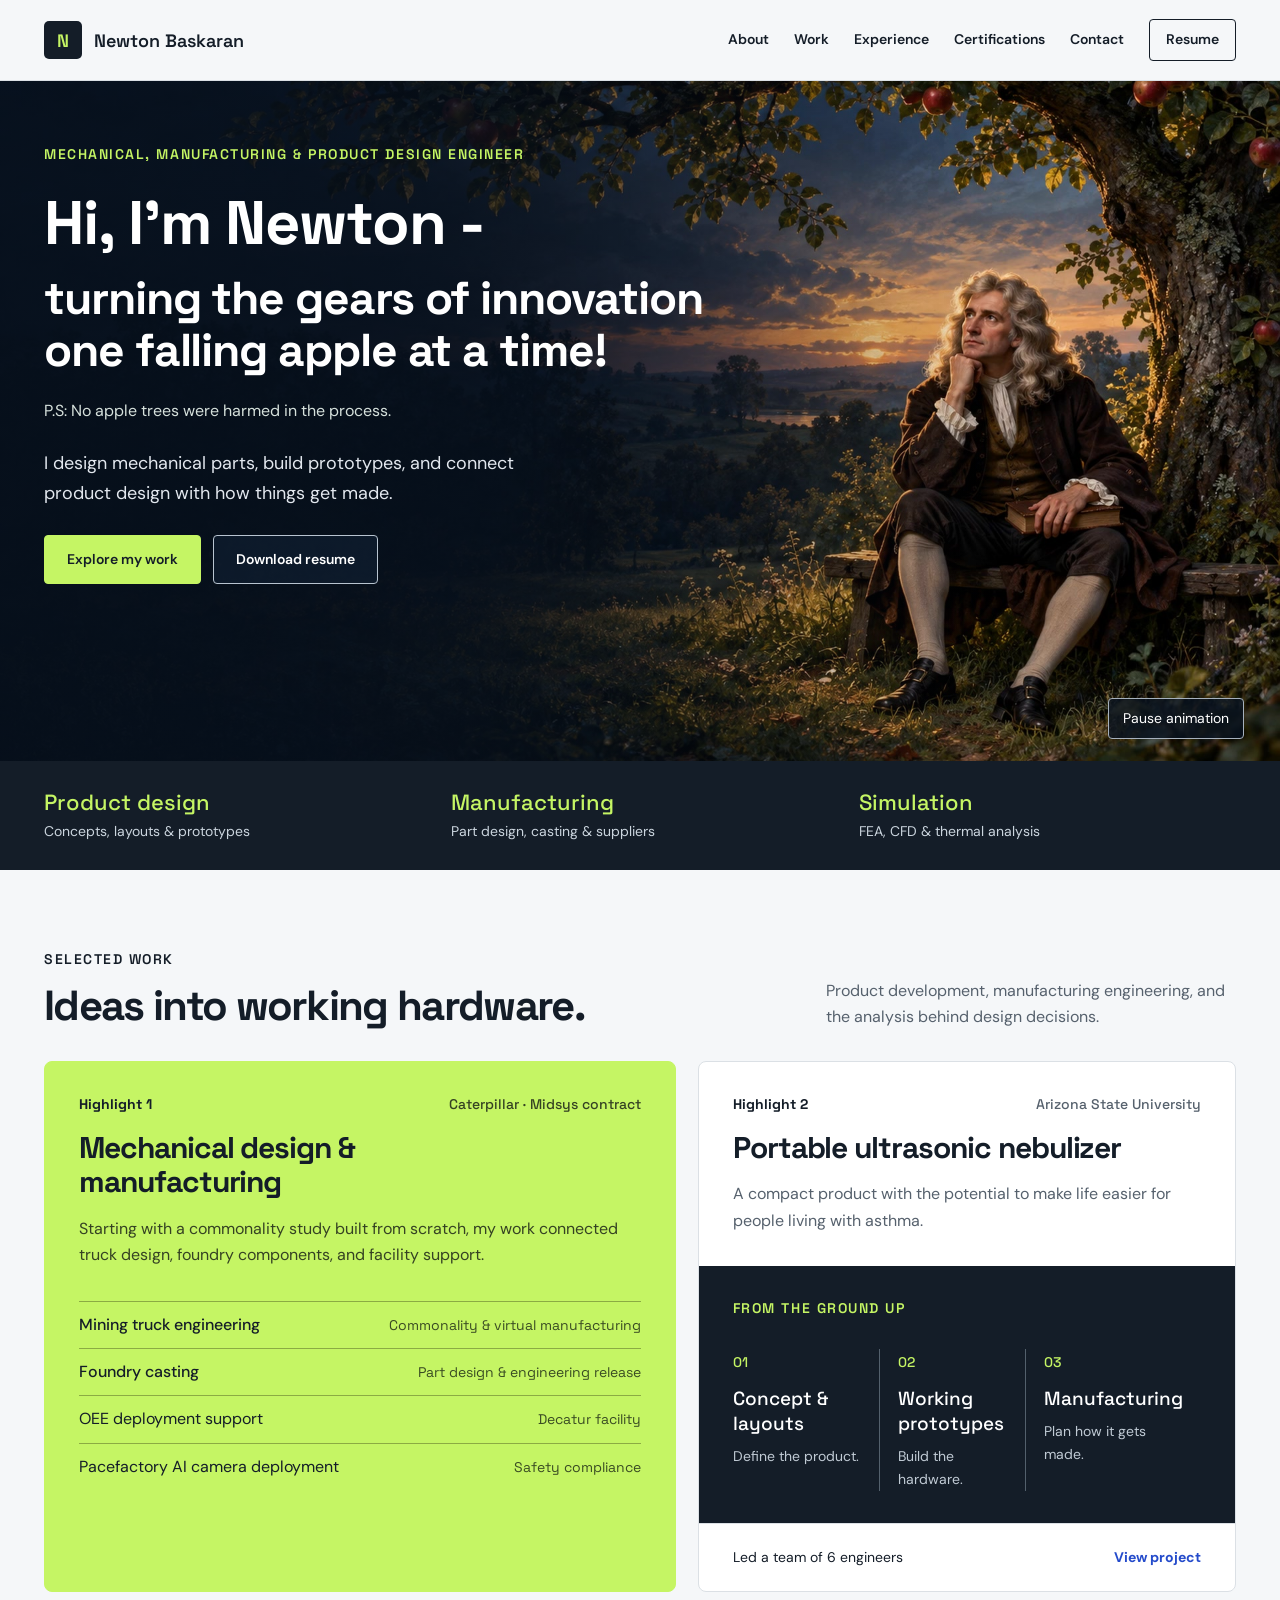
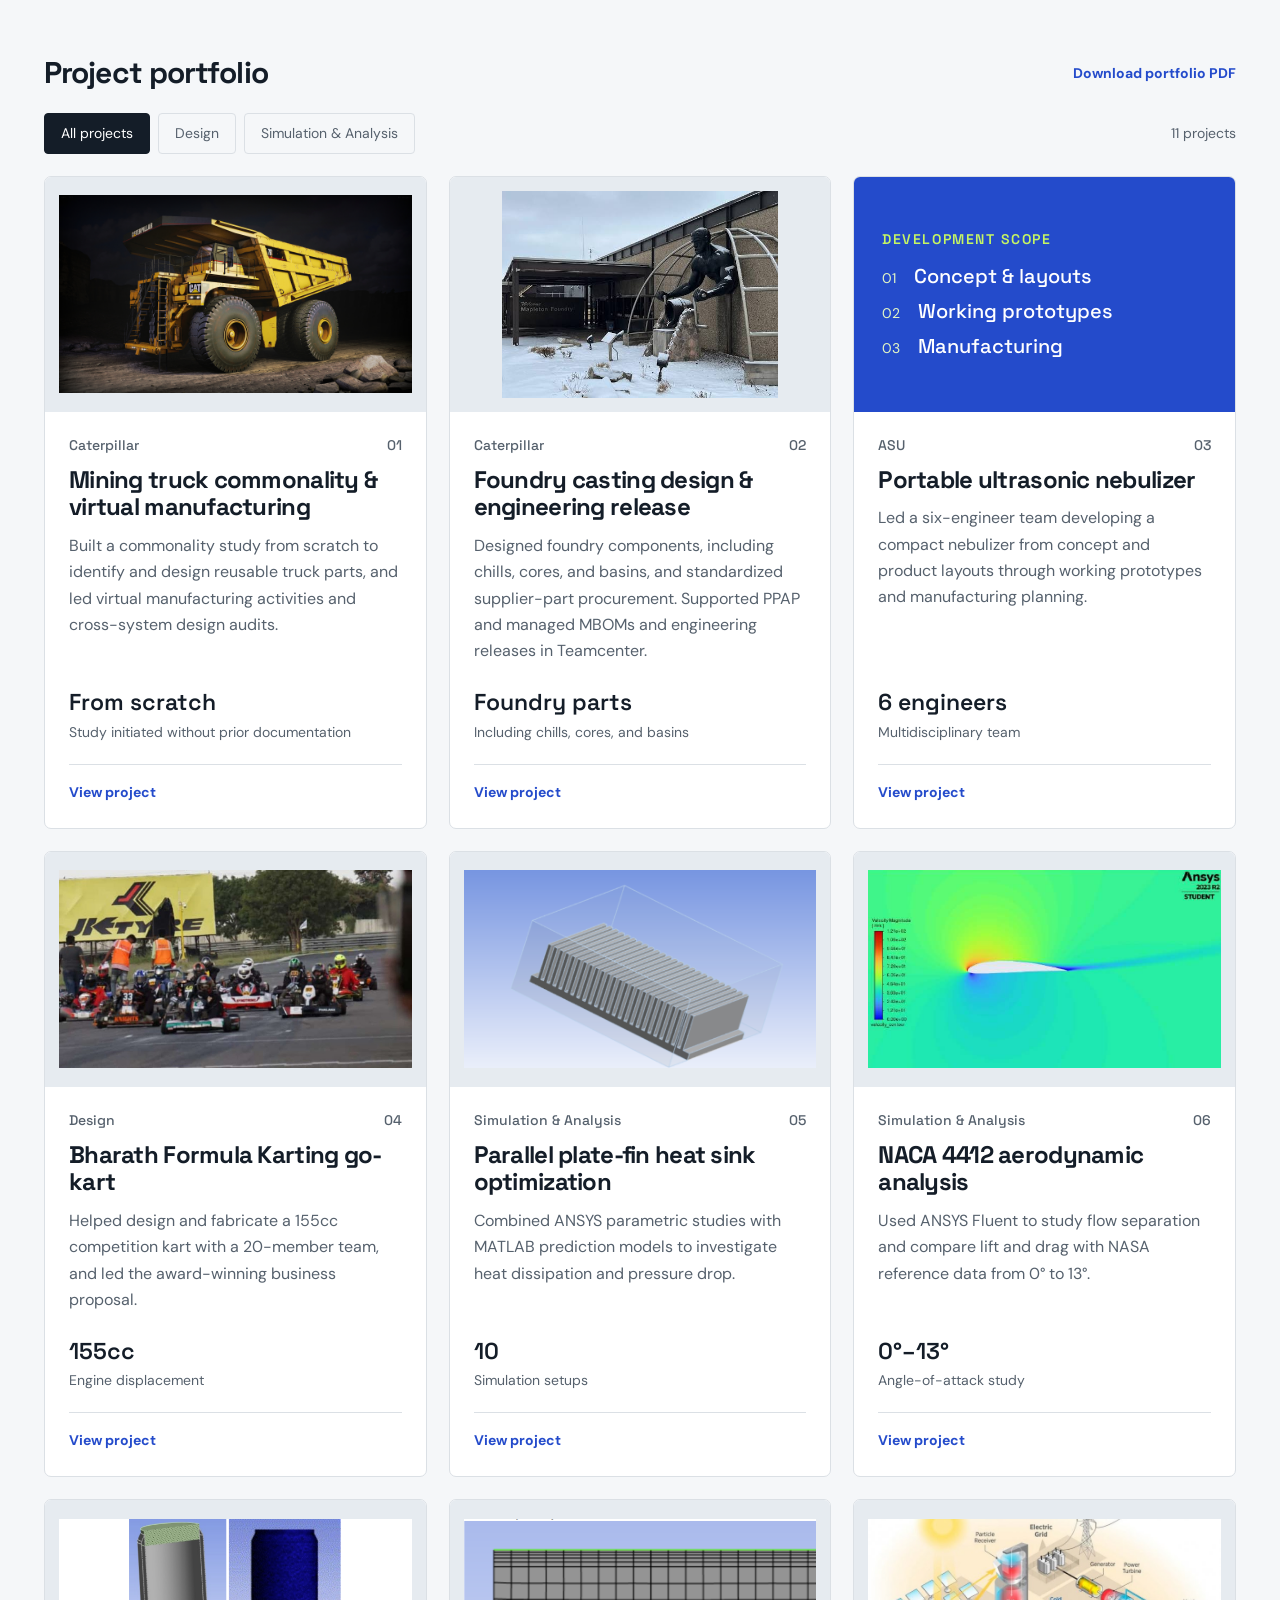
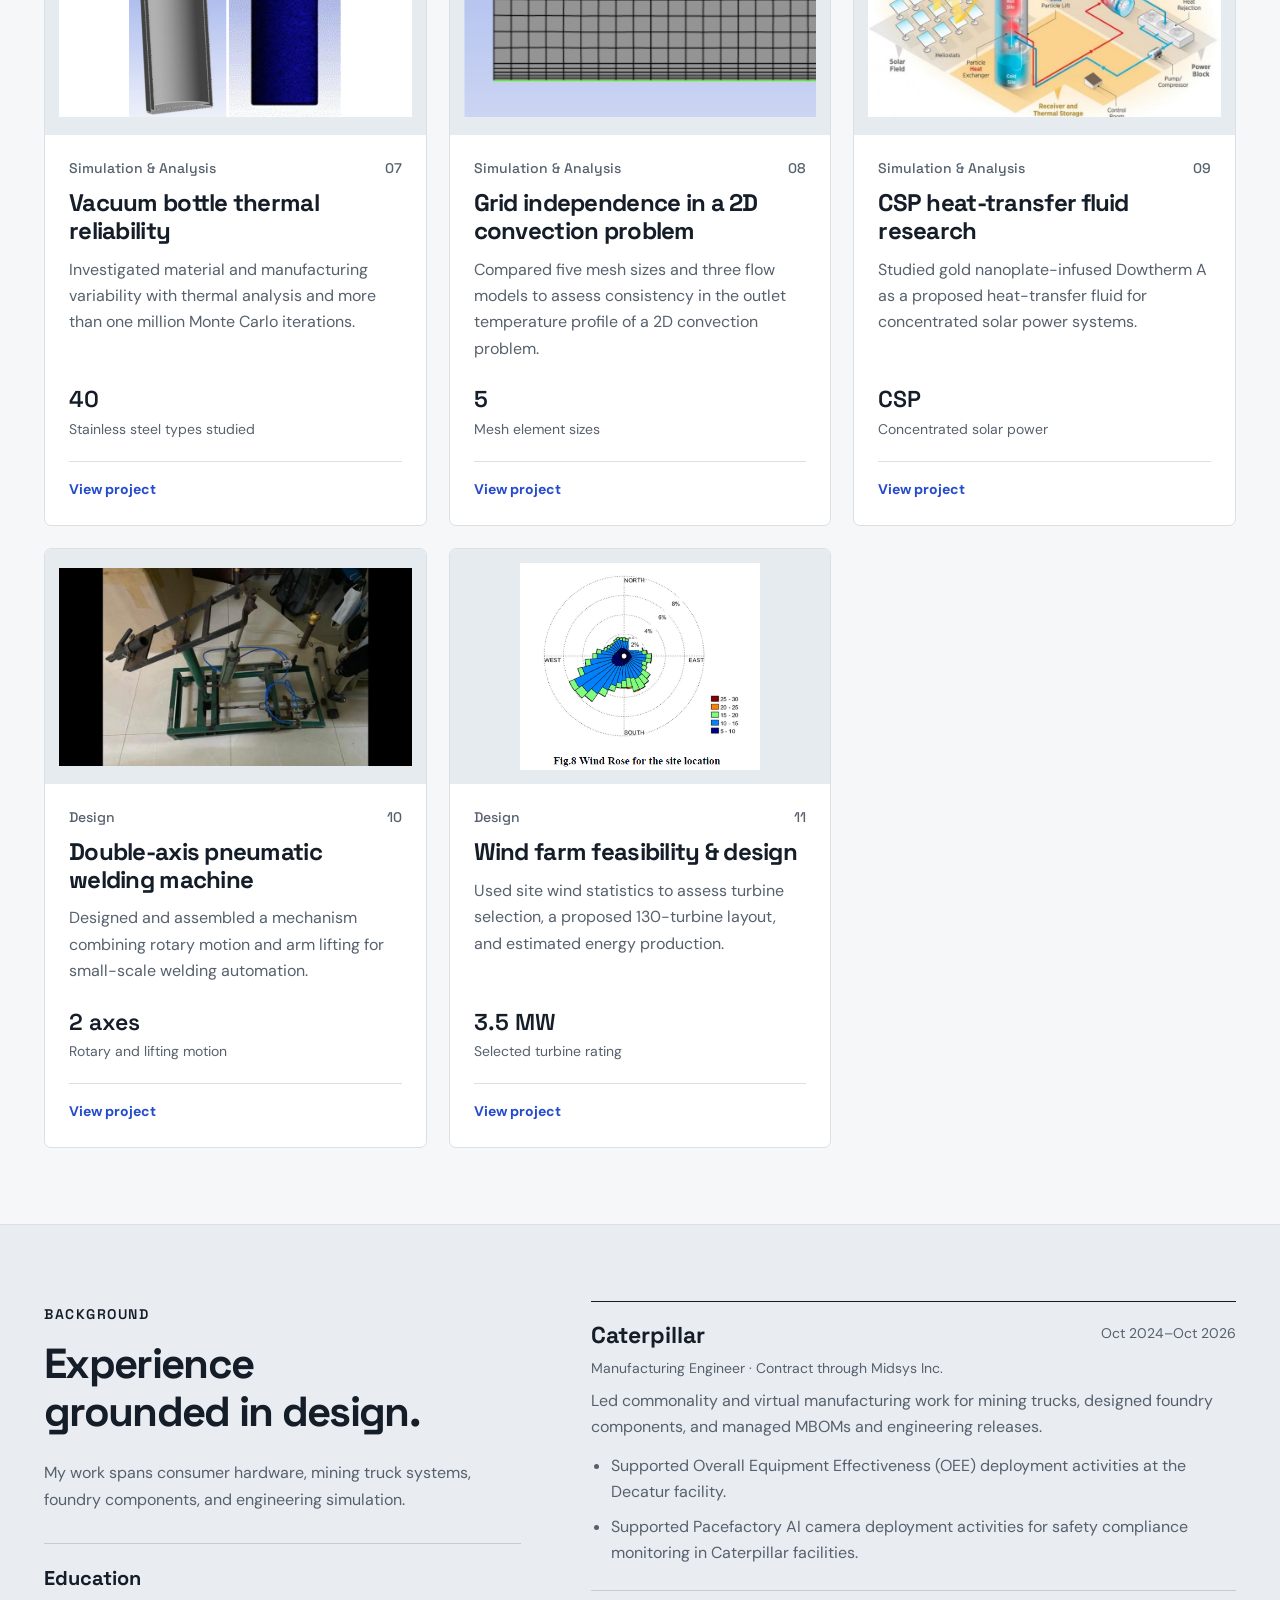
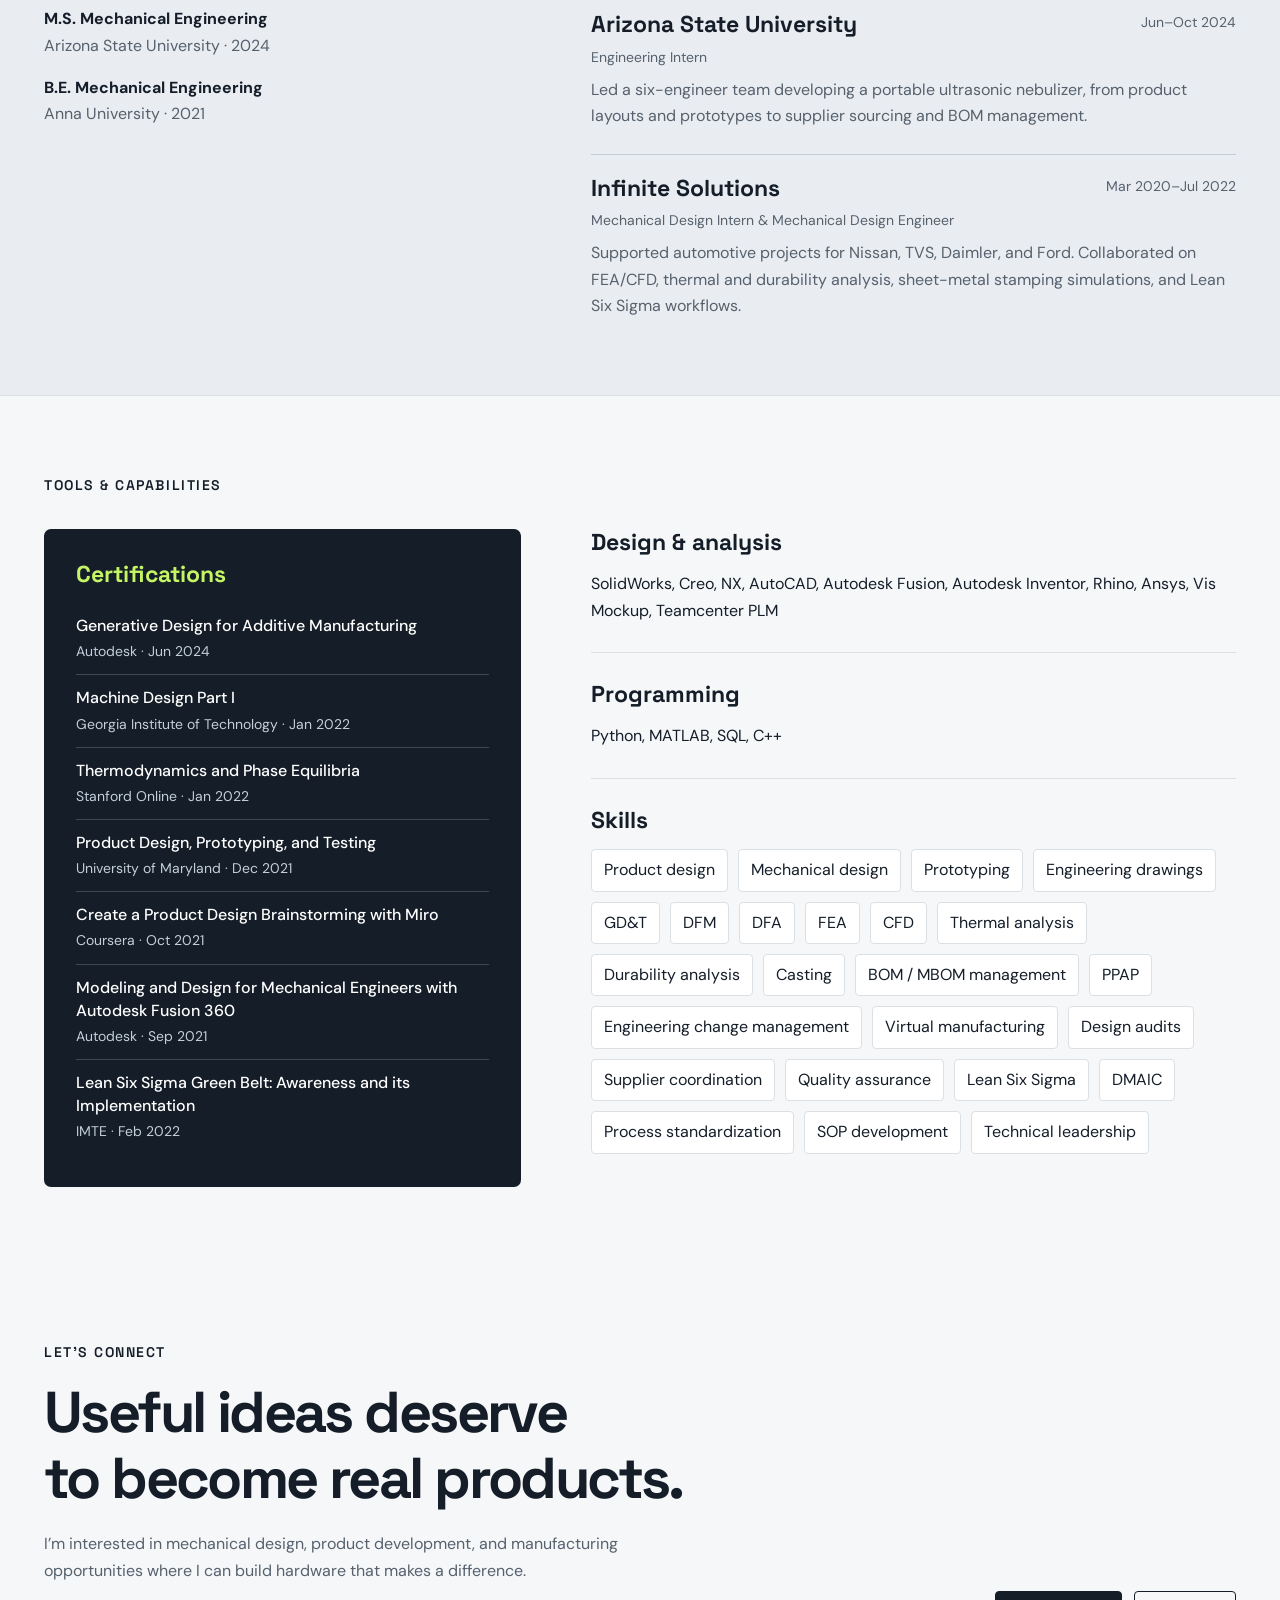
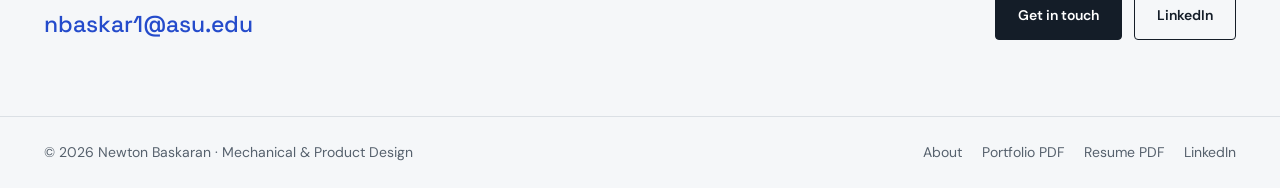
<file: index.html>
<!doctype html>
<html lang="en"><head><meta charset="utf-8"><meta name="viewport" content="width=device-width, initial-scale=1">
<title>Newton Baskaran | Mechanical &amp; Product Design</title><meta name="description" content="Newton Baskaran’s portfolio: product design, Caterpillar engineering, manufacturing, and simulation. Explore individual engineering case studies.">
<meta property="og:type" content="website">
<meta property="og:url" content="https://newton07-git.github.io/torque-about-newton/">
<meta property="og:site_name" content="Newton Baskaran">
<meta property="og:title" content="Newton Baskaran | Mechanical &amp; Product Design">
<meta property="og:description" content="Newton Baskaran’s portfolio: product design, Caterpillar engineering, manufacturing, and simulation. Explore individual engineering case studies.">
<meta property="og:image" content="https://newton07-git.github.io/torque-about-newton/assets/newton-hero.jpg">
<meta property="og:image:secure_url" content="https://newton07-git.github.io/torque-about-newton/assets/newton-hero.jpg">
<meta property="og:image:type" content="image/jpeg">
<meta property="og:image:width" content="1920">
<meta property="og:image:height" content="1080">
<meta property="og:image:alt" content="Isaac Newton sitting beneath an apple tree at sunset.">
<meta name="twitter:card" content="summary_large_image">
<meta name="twitter:title" content="Newton Baskaran | Mechanical &amp; Product Design">
<meta name="twitter:description" content="Newton Baskaran’s portfolio: product design, Caterpillar engineering, manufacturing, and simulation. Explore individual engineering case studies.">
<meta name="twitter:image" content="https://newton07-git.github.io/torque-about-newton/assets/newton-hero.jpg">
<meta name="twitter:image:alt" content="Isaac Newton sitting beneath an apple tree at sunset.">
<link rel="icon" type="image/svg+xml" href="data:image/svg+xml,%3Csvg xmlns='http://www.w3.org/2000/svg' viewBox='0 0 40 40'%3E%3Crect width='40' height='40' rx='8' fill='%23141d28'/%3E%3Cpath d='M11 29V11l18 18V11' fill='none' stroke='%23c5f564' stroke-width='4'/%3E%3C/svg%3E">
<link rel="stylesheet" href="assets/portfolio.css"><script src="assets/portfolio.js" defer></script></head><body>
<a class="skip" href="#main">Skip to content</a><header class="nav"><div class="wrap nav-inner">
<a class="brand" href="./"><span class="mark" aria-hidden="true">N</span><span>Newton<span class="surname"> Baskaran</span></span></a>
<nav class="nav-links" aria-label="Main navigation">
<a class="nav-about-page" href="about/">About</a><a href="#work">Work</a><a class="nav-about" href="#experience">Experience</a>
<a class="nav-certs" href="#certifications">Certifications</a><a href="#contact">Contact</a>
<a class="nav-resume" href="assets/Newton-Baskaran-Resume.pdf" target="_blank" rel="noopener">Resume</a>
</nav></div></header>
<main id="main">
<section class="hero" aria-labelledby="hero-title">
<video id="hero-video" class="hero-video" muted loop playsinline preload="metadata" poster="assets/newton-hero.jpg" aria-hidden="true" tabindex="-1"><source src="assets/newton-hero.mp4" type="video/mp4"></video>
<div class="hero-shade"></div><div class="wrap hero-inner">
<span class="eyebrow">Mechanical, Manufacturing & Product Design Engineer</span>
<h1 id="hero-title"><span class="hero-greeting">Hi, I'm Newton - </span><span class="hero-message">turning the gears of innovation one falling apple at a time!</span></h1>
<p class="hero-ps">P.S: No apple trees were harmed in the process.</p>
<p class="hero-intro">I design mechanical parts, build prototypes, and connect product design with how things get made.</p>
<div class="buttons"><a class="btn" href="#work">Explore my work</a><a class="btn secondary" href="assets/Newton-Baskaran-Resume.pdf" download>Download resume</a></div>
</div><button class="motion-control" id="motion-control" type="button" aria-controls="hero-video" hidden>Pause animation</button></section>
<div class="band"><div class="wrap band-inner"><div><strong>Product design</strong><span>Concepts, layouts & prototypes</span></div><div><strong>Manufacturing</strong><span>Part design, casting & suppliers</span></div><div><strong>Simulation</strong><span>FEA, CFD & thermal analysis</span></div></div></div>
<section id="work" class="section wrap"><div class="section-top"><div><span class="eyebrow">Selected work</span><h2>Ideas into working hardware.</h2></div><p>Product development, manufacturing engineering, and the analysis behind design decisions.</p></div>
<div class="featured"><article class="feature accent"><div class="feature-head"><div class="feature-meta"><span>Highlight 1</span><span>Caterpillar · Midsys contract</span></div><h3>Mechanical design & manufacturing</h3><p>Starting with a commonality study built from scratch, my work connected truck design, foundry components, and facility support.</p></div><div class="module-list"><a class="module" href="projects/commonality/"><strong>Mining truck engineering</strong><span>Commonality &amp; virtual manufacturing</span></a><a class="module" href="projects/foundry/"><strong>Foundry casting</strong><span>Part design &amp; engineering release</span></a><div class="module support-module"><strong>OEE deployment support</strong><span>Decatur facility</span></div><div class="module support-module"><strong>Pacefactory AI camera deployment</strong><span>Safety compliance</span></div></div></article>
<article class="feature"><div class="feature-head"><div class="feature-meta"><span>Highlight 2</span><span>Arizona State University</span></div><h3>Portable ultrasonic nebulizer</h3><p>A compact product with the potential to make life easier for people living with asthma.</p></div>
<div class="product-map"><span class="eyebrow">From the ground up</span><div class="process"><div><span>01</span><strong>Concept & layouts</strong><p>Define the product.</p></div><div><span>02</span><strong>Working prototypes</strong><p>Build the hardware.</p></div><div><span>03</span><strong>Manufacturing</strong><p>Plan how it gets made.</p></div></div></div>
<div class="feature-foot"><span>Led a team of 6 engineers</span><a class="text-link" href="projects/nebulizer/">View project</a></div></article></div>
<div class="projects-heading"><h2>Project portfolio</h2><a class="text-link" href="assets/Newton-Baskaran-Design-Portfolio.pdf" download>Download portfolio PDF</a></div>
<div class="filter-bar" role="group" aria-label="Filter projects"><button class="filter" type="button" data-filter="all" aria-pressed="true">All projects</button><button class="filter" type="button" data-filter="design" aria-pressed="false">Design</button><button class="filter" type="button" data-filter="simulation" aria-pressed="false">Simulation & Analysis</button><span id="project-count" class="project-count" role="status" aria-live="polite">11 projects</span></div>
<div class="cards"><article class="card" data-category="design">
<a class="card-link" href="projects/commonality/" aria-labelledby="title-commonality">
<div class="card-visual"><img src="assets/mining-truck.png" alt="One of the mining trucks I worked on." loading="lazy" decoding="async"></div>
<div class="card-body"><div class="card-meta"><span>Caterpillar</span><span>01</span></div>
<h3 id="title-commonality">Mining truck commonality &amp; virtual manufacturing</h3><p>Built a commonality study from scratch to identify and design reusable truck parts, and led virtual manufacturing activities and cross-system design audits.</p>
<div class="card-stat"><strong>From scratch</strong><span>Study initiated without prior documentation</span></div>
<span class="text-link">View project</span></div></a></article><article class="card" data-category="design">
<a class="card-link" href="projects/foundry/" aria-labelledby="title-foundry">
<div class="card-visual"><img src="assets/mapleton-foundry.png" alt="Mapleton Foundry" loading="lazy" decoding="async"></div>
<div class="card-body"><div class="card-meta"><span>Caterpillar</span><span>02</span></div>
<h3 id="title-foundry">Foundry casting design &amp; engineering release</h3><p>Designed foundry components, including chills, cores, and basins, and standardized supplier-part procurement. Supported PPAP and managed MBOMs and engineering releases in Teamcenter.</p>
<div class="card-stat"><strong>Foundry parts</strong><span>Including chills, cores, and basins</span></div>
<span class="text-link">View project</span></div></a></article><article class="card" data-category="design">
<a class="card-link" href="projects/nebulizer/" aria-labelledby="title-nebulizer">
<div class="card-visual typographic"><div class="workflow"><span class="eyebrow">Development scope</span><ol><li><span>01</span><strong>Concept &amp; layouts</strong></li><li><span>02</span><strong>Working prototypes</strong></li><li><span>03</span><strong>Manufacturing</strong></li></ol></div></div>
<div class="card-body"><div class="card-meta"><span>ASU</span><span>03</span></div>
<h3 id="title-nebulizer">Portable ultrasonic nebulizer</h3><p>Led a six-engineer team developing a compact nebulizer from concept and product layouts through working prototypes and manufacturing planning.</p>
<div class="card-stat"><strong>6 engineers</strong><span>Multidisciplinary team</span></div>
<span class="text-link">View project</span></div></a></article><article class="card" data-category="design">
<a class="card-link" href="projects/kart/" aria-labelledby="title-kart">
<div class="card-visual"><img src="assets/project-4.jpg" alt="Competition photograph." loading="lazy" decoding="async"></div>
<div class="card-body"><div class="card-meta"><span>Design</span><span>04</span></div>
<h3 id="title-kart">Bharath Formula Karting go-kart</h3><p>Helped design and fabricate a 155cc competition kart with a 20-member team, and led the award-winning business proposal.</p>
<div class="card-stat"><strong>155cc</strong><span>Engine displacement</span></div>
<span class="text-link">View project</span></div></a></article><article class="card" data-category="simulation">
<a class="card-link" href="projects/heatsink/" aria-labelledby="title-heatsink">
<div class="card-visual"><img src="assets/project-1.jpg" alt="Heat sink simulation geometry." loading="lazy" decoding="async"></div>
<div class="card-body"><div class="card-meta"><span>Simulation &amp; Analysis</span><span>05</span></div>
<h3 id="title-heatsink">Parallel plate-fin heat sink optimization</h3><p>Combined ANSYS parametric studies with MATLAB prediction models to investigate heat dissipation and pressure drop.</p>
<div class="card-stat"><strong>10</strong><span>Simulation setups</span></div>
<span class="text-link">View project</span></div></a></article><article class="card" data-category="simulation">
<a class="card-link" href="projects/airfoil/" aria-labelledby="title-airfoil">
<div class="card-visual"><img src="assets/project-0.jpg" alt="Velocity contour from the airfoil simulation." loading="lazy" decoding="async"></div>
<div class="card-body"><div class="card-meta"><span>Simulation &amp; Analysis</span><span>06</span></div>
<h3 id="title-airfoil">NACA 4412 aerodynamic analysis</h3><p>Used ANSYS Fluent to study flow separation and compare lift and drag with NASA reference data from 0° to 13°.</p>
<div class="card-stat"><strong>0°–13°</strong><span>Angle-of-attack study</span></div>
<span class="text-link">View project</span></div></a></article><article class="card" data-category="simulation">
<a class="card-link" href="projects/bottle/" aria-labelledby="title-bottle">
<div class="card-visual"><img src="assets/project-5.jpg" alt="Bottle geometry and analysis image." loading="lazy" decoding="async"></div>
<div class="card-body"><div class="card-meta"><span>Simulation &amp; Analysis</span><span>07</span></div>
<h3 id="title-bottle">Vacuum bottle thermal reliability</h3><p>Investigated material and manufacturing variability with thermal analysis and more than one million Monte Carlo iterations.</p>
<div class="card-stat"><strong>40</strong><span>Stainless steel types studied</span></div>
<span class="text-link">View project</span></div></a></article><article class="card" data-category="simulation">
<a class="card-link" href="projects/mesh/" aria-labelledby="title-mesh">
<div class="card-visual"><img src="assets/project-6.jpg" alt="Computational mesh for the convection study." loading="lazy" decoding="async"></div>
<div class="card-body"><div class="card-meta"><span>Simulation &amp; Analysis</span><span>08</span></div>
<h3 id="title-mesh">Grid independence in a 2D convection problem</h3><p>Compared five mesh sizes and three flow models to assess consistency in the outlet temperature profile of a 2D convection problem.</p>
<div class="card-stat"><strong>5</strong><span>Mesh element sizes</span></div>
<span class="text-link">View project</span></div></a></article><article class="card" data-category="simulation">
<a class="card-link" href="projects/solar/" aria-labelledby="title-solar">
<div class="card-visual"><img src="assets/project-3.jpg" alt="CSP system reference." loading="lazy" decoding="async"></div>
<div class="card-body"><div class="card-meta"><span>Simulation &amp; Analysis</span><span>09</span></div>
<h3 id="title-solar">CSP heat-transfer fluid research</h3><p>Studied gold nanoplate-infused Dowtherm A as a proposed heat-transfer fluid for concentrated solar power systems.</p>
<div class="card-stat"><strong>CSP</strong><span>Concentrated solar power</span></div>
<span class="text-link">View project</span></div></a></article><article class="card" data-category="design">
<a class="card-link" href="projects/welding/" aria-labelledby="title-welding">
<div class="card-visual"><img src="assets/project-7.jpg" alt="Assembled prototype" loading="lazy" decoding="async"></div>
<div class="card-body"><div class="card-meta"><span>Design</span><span>10</span></div>
<h3 id="title-welding">Double-axis pneumatic welding machine</h3><p>Designed and assembled a mechanism combining rotary motion and arm lifting for small-scale welding automation.</p>
<div class="card-stat"><strong>2 axes</strong><span>Rotary and lifting motion</span></div>
<span class="text-link">View project</span></div></a></article><article class="card" data-category="design">
<a class="card-link" href="projects/wind/" aria-labelledby="title-wind">
<div class="card-visual"><img src="assets/project-2.jpg" alt="Wind rose used to assess the site’s wind resource." loading="lazy" decoding="async"></div>
<div class="card-body"><div class="card-meta"><span>Design</span><span>11</span></div>
<h3 id="title-wind">Wind farm feasibility &amp; design</h3><p>Used site wind statistics to assess turbine selection, a proposed 130-turbine layout, and estimated energy production.</p>
<div class="card-stat"><strong>3.5 MW</strong><span>Selected turbine rating</span></div>
<span class="text-link">View project</span></div></a></article></div></section>

<section id="experience" class="section context-section"><div class="wrap context-grid"><div><span class="eyebrow">Background</span><h2>Experience grounded in design.</h2><p>My work spans consumer hardware, mining truck systems, foundry components, and engineering simulation.</p>
<div class="education"><h3>Education</h3><p><strong>M.S. Mechanical Engineering</strong>Arizona State University · 2024</p><p><strong>B.E. Mechanical Engineering</strong>Anna University · 2021</p></div></div>
<div class="timeline"><article class="position"><div class="position-top"><h3>Caterpillar</h3><span>Oct 2024–Oct 2026</span></div><small>Manufacturing Engineer · Contract through Midsys Inc.</small><p>Led commonality and virtual manufacturing work for mining trucks, designed foundry components, and managed MBOMs and engineering releases.</p><ul class="experience-support"><li>Supported Overall Equipment Effectiveness (OEE) deployment activities at the Decatur facility.</li><li>Supported Pacefactory AI camera deployment activities for safety compliance monitoring in Caterpillar facilities.</li></ul></article>
<article class="position"><div class="position-top"><h3>Arizona State University</h3><span>Jun–Oct 2024</span></div><small>Engineering Intern</small><p>Led a six-engineer team developing a portable ultrasonic nebulizer, from product layouts and prototypes to supplier sourcing and BOM management.</p></article>
<article class="position"><div class="position-top"><h3>Infinite Solutions</h3><span>Mar 2020–Jul 2022</span></div><small>Mechanical Design Intern & Mechanical Design Engineer</small><p>Supported automotive projects for Nissan, TVS, Daimler, and Ford. Collaborated on FEA/CFD, thermal and durability analysis, sheet-metal stamping simulations, and Lean Six Sigma workflows.</p></article></div></div></section>
<section id="skills" class="section wrap"><div class="section-top"><div><span class="eyebrow">Tools & capabilities</span></div></div><div class="skills-layout">
<div class="tools-panel" id="certifications"><h3>Certifications</h3><ul class="certification-list"><li class="certification" data-issued="Jun 2024" data-credential="AVWC5AKDU9XT"><strong>Generative Design for Additive Manufacturing</strong><span>Autodesk · Jun 2024</span></li><li class="certification" data-issued="Jan 2022" data-credential="LZ29VY8YRUFL"><strong>Machine Design Part I</strong><span>Georgia Institute of Technology · Jan 2022</span></li><li class="certification" data-issued="Jan 2022" data-credential="fd5c914e22bb40179d38e74456b242ef"><strong>Thermodynamics and Phase Equilibria</strong><span>Stanford Online · Jan 2022</span></li><li class="certification" data-issued="Dec 2021" data-credential=""><strong>Product Design, Prototyping, and Testing</strong><span>University of Maryland · Dec 2021</span></li><li class="certification" data-issued="Oct 2021" data-credential="TV62TPE23YXJ"><strong>Create a Product Design Brainstorming with Miro</strong><span>Coursera · Oct 2021</span></li><li class="certification" data-issued="Sep 2021" data-credential="KTS9W9WGMQ3Q"><strong>Modeling and Design for Mechanical Engineers with Autodesk Fusion 360</strong><span>Autodesk · Sep 2021</span></li><li class="certification" data-issued="Feb 2022" data-credential=""><strong>Lean Six Sigma Green Belt: Awareness and its Implementation</strong><span>IMTE · Feb 2022</span></li></ul></div>
<div class="capabilities-panel"><div class="capability-group"><h3>Design & analysis</h3><p>SolidWorks, Creo, NX, AutoCAD, Autodesk Fusion, Autodesk Inventor, Rhino, Ansys, Vis Mockup, Teamcenter PLM</p></div><div class="capability-group"><h3>Programming</h3><p>Python, MATLAB, SQL, C++</p></div><div class="capability-group"><h3>Skills</h3><ul class="skill-chips" aria-label="Engineering skills"><li>Product design</li><li>Mechanical design</li><li>Prototyping</li><li>Engineering drawings</li><li>GD&amp;T</li><li>DFM</li><li>DFA</li><li>FEA</li><li>CFD</li><li>Thermal analysis</li><li>Durability analysis</li><li>Casting</li><li>BOM / MBOM management</li><li>PPAP</li><li>Engineering change management</li><li>Virtual manufacturing</li><li>Design audits</li><li>Supplier coordination</li><li>Quality assurance</li><li>Lean Six Sigma</li><li>DMAIC</li><li>Process standardization</li><li>SOP development</li><li>Technical leadership</li></ul></div></div>
</div></section>
<section id="contact" class="contact wrap"><div class="contact-grid"><div><span class="eyebrow">Let’s connect</span><h2>Useful ideas deserve<br>to become real products.</h2><p>I’m interested in mechanical design, product development, and manufacturing opportunities where I can build hardware that makes a difference.</p><div class="contact-details"><a class="email" href="mailto:nbaskar1@asu.edu">nbaskar1@asu.edu</a></div></div><div class="buttons"><a class="btn" href="mailto:nbaskar1@asu.edu">Get in touch</a><a class="btn secondary" href="https://www.linkedin.com/in/NewtonBaskaran" target="_blank" rel="noopener">LinkedIn</a></div></div></section></main><footer class="footer"><div class="wrap footer-inner"><span>© 2026 Newton Baskaran · Mechanical & Product Design</span>
<div class="footer-links"><a href="about/">About</a><a href="assets/Newton-Baskaran-Design-Portfolio.pdf" download>Portfolio PDF</a>
<a href="assets/Newton-Baskaran-Resume.pdf" download>Resume PDF</a><a href="https://www.linkedin.com/in/NewtonBaskaran" target="_blank" rel="noopener">LinkedIn</a></div></div></footer><!-- Cloudflare Web Analytics --><script type='module' src='https://static.cloudflareinsights.com/beacon.min.js' data-cf-beacon='{"token": "e7cbb96e5ae84ed6942909515d682eae"}'></script><!-- End Cloudflare Web Analytics -->
</body></html>
</file>
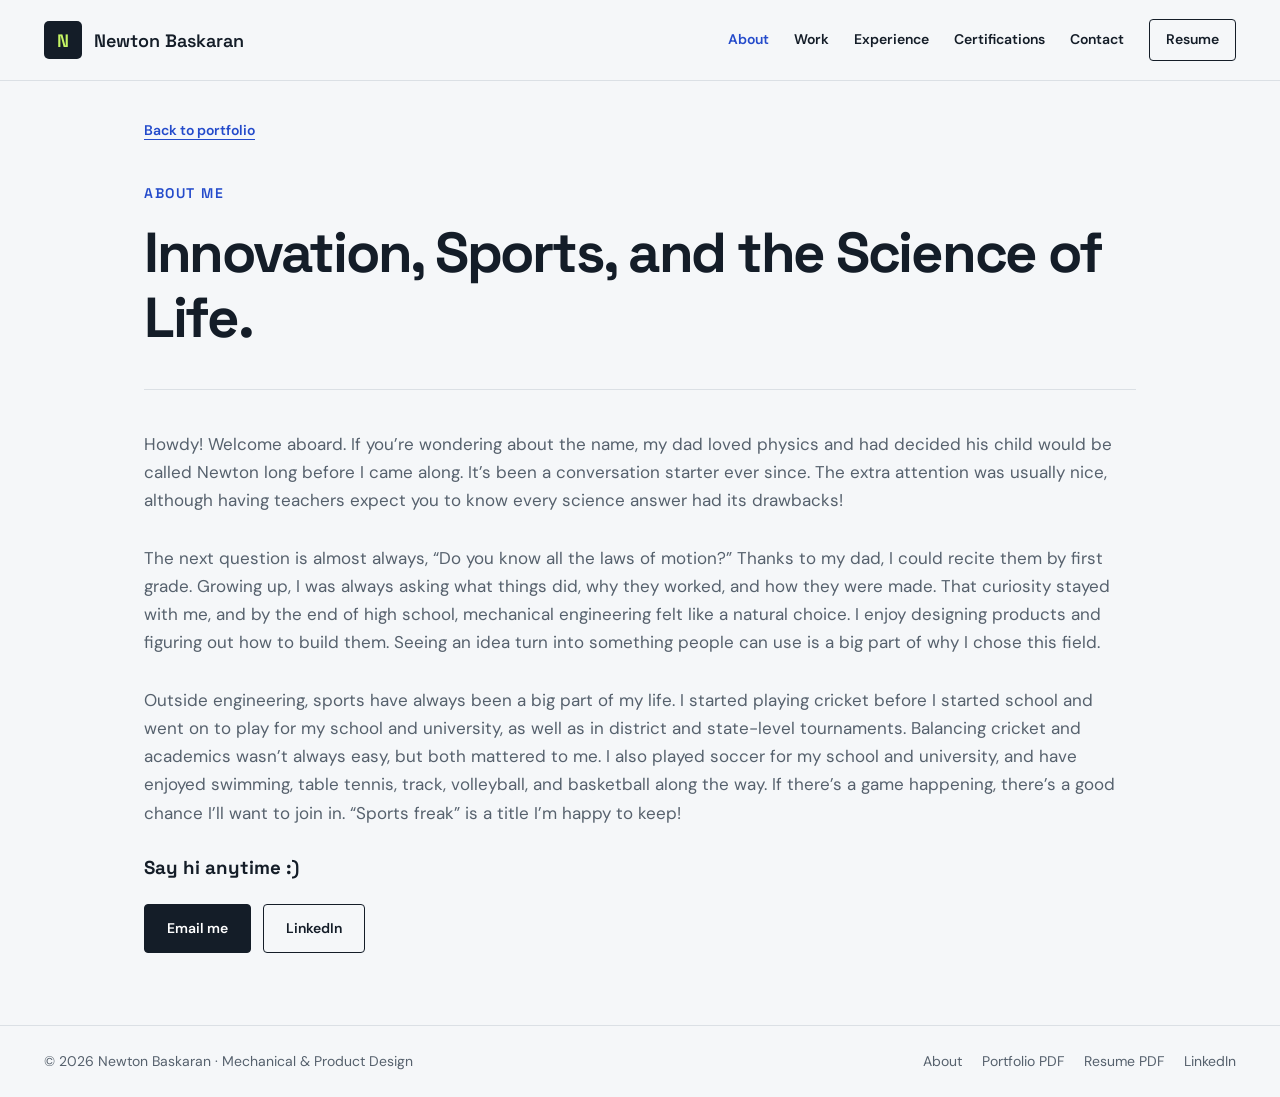
<file: about/index.html>
<!doctype html>
<html lang="en"><head><meta charset="utf-8"><meta name="viewport" content="width=device-width, initial-scale=1">
<title>About Newton Baskaran | Mechanical &amp; Product Design</title><meta name="description" content="Get to know Newton Baskaran: the story behind his name, his curiosity for mechanical engineering, and his love of sport.">
<link rel="icon" type="image/svg+xml" href="data:image/svg+xml,%3Csvg xmlns='http://www.w3.org/2000/svg' viewBox='0 0 40 40'%3E%3Crect width='40' height='40' rx='8' fill='%23141d28'/%3E%3Cpath d='M11 29V11l18 18V11' fill='none' stroke='%23c5f564' stroke-width='4'/%3E%3C/svg%3E">
<link rel="stylesheet" href="../assets/portfolio.css"><script src="../assets/portfolio.js" defer></script></head><body>
<a class="skip" href="#main">Skip to content</a><header class="nav"><div class="wrap nav-inner">
<a class="brand" href="../"><span class="mark" aria-hidden="true">N</span><span>Newton<span class="surname"> Baskaran</span></span></a>
<nav class="nav-links" aria-label="Main navigation">
<a class="nav-about-page" href="./" aria-current="page">About</a><a href="../#work">Work</a><a class="nav-about" href="../#experience">Experience</a>
<a class="nav-certs" href="../#certifications">Certifications</a><a href="../#contact">Contact</a>
<a class="nav-resume" href="../assets/Newton-Baskaran-Resume.pdf" target="_blank" rel="noopener">Resume</a>
</nav></div></header>
<main id="main" class="case-main about-page"><div class="wrap"><a class="back-link" href="../">Back to portfolio</a><header class="case-heading"><span class="eyebrow">About me</span><h1>Innovation, Sports, and the Science of Life.</h1></header>
<div class="case-narrative about-story"><div class="case-section"><p>Howdy! Welcome aboard. If you’re wondering about the name, my dad loved physics and had decided his child would be called Newton long before I came along. It’s been a conversation starter ever since. The extra attention was usually nice, although having teachers expect you to know every science answer had its drawbacks!</p></div>
<div class="case-section"><p>The next question is almost always, “Do you know all the laws of motion?” Thanks to my dad, I could recite them by first grade. Growing up, I was always asking what things did, why they worked, and how they were made. That curiosity stayed with me, and by the end of high school, mechanical engineering felt like a natural choice. I enjoy designing products and figuring out how to build them. Seeing an idea turn into something people can use is a big part of why I chose this field.</p></div>
<div class="case-section"><p>Outside engineering, sports have always been a big part of my life. I started playing cricket before I started school and went on to play for my school and university, as well as in district and state-level tournaments. Balancing cricket and academics wasn’t always easy, but both mattered to me. I also played soccer for my school and university, and have enjoyed swimming, table tennis, track, volleyball, and basketball along the way. If there’s a game happening, there’s a good chance I’ll want to join in. “Sports freak” is a title I’m happy to keep!</p></div><div class="case-section"><h3>Say hi anytime :)</h3><div class="buttons"><a class="btn" href="mailto:nbaskar1@asu.edu">Email me</a><a class="btn secondary" href="https://www.linkedin.com/in/NewtonBaskaran" target="_blank" rel="noopener">LinkedIn</a></div></div></div>
</div></main><footer class="footer"><div class="wrap footer-inner"><span>© 2026 Newton Baskaran · Mechanical & Product Design</span>
<div class="footer-links"><a href="./">About</a><a href="../assets/Newton-Baskaran-Design-Portfolio.pdf" download>Portfolio PDF</a>
<a href="../assets/Newton-Baskaran-Resume.pdf" download>Resume PDF</a><a href="https://www.linkedin.com/in/NewtonBaskaran" target="_blank" rel="noopener">LinkedIn</a></div></div></footer><!-- Cloudflare Web Analytics --><script type='module' src='https://static.cloudflareinsights.com/beacon.min.js' data-cf-beacon='{"token": "e7cbb96e5ae84ed6942909515d682eae"}'></script><!-- End Cloudflare Web Analytics -->
</body></html>
</file>
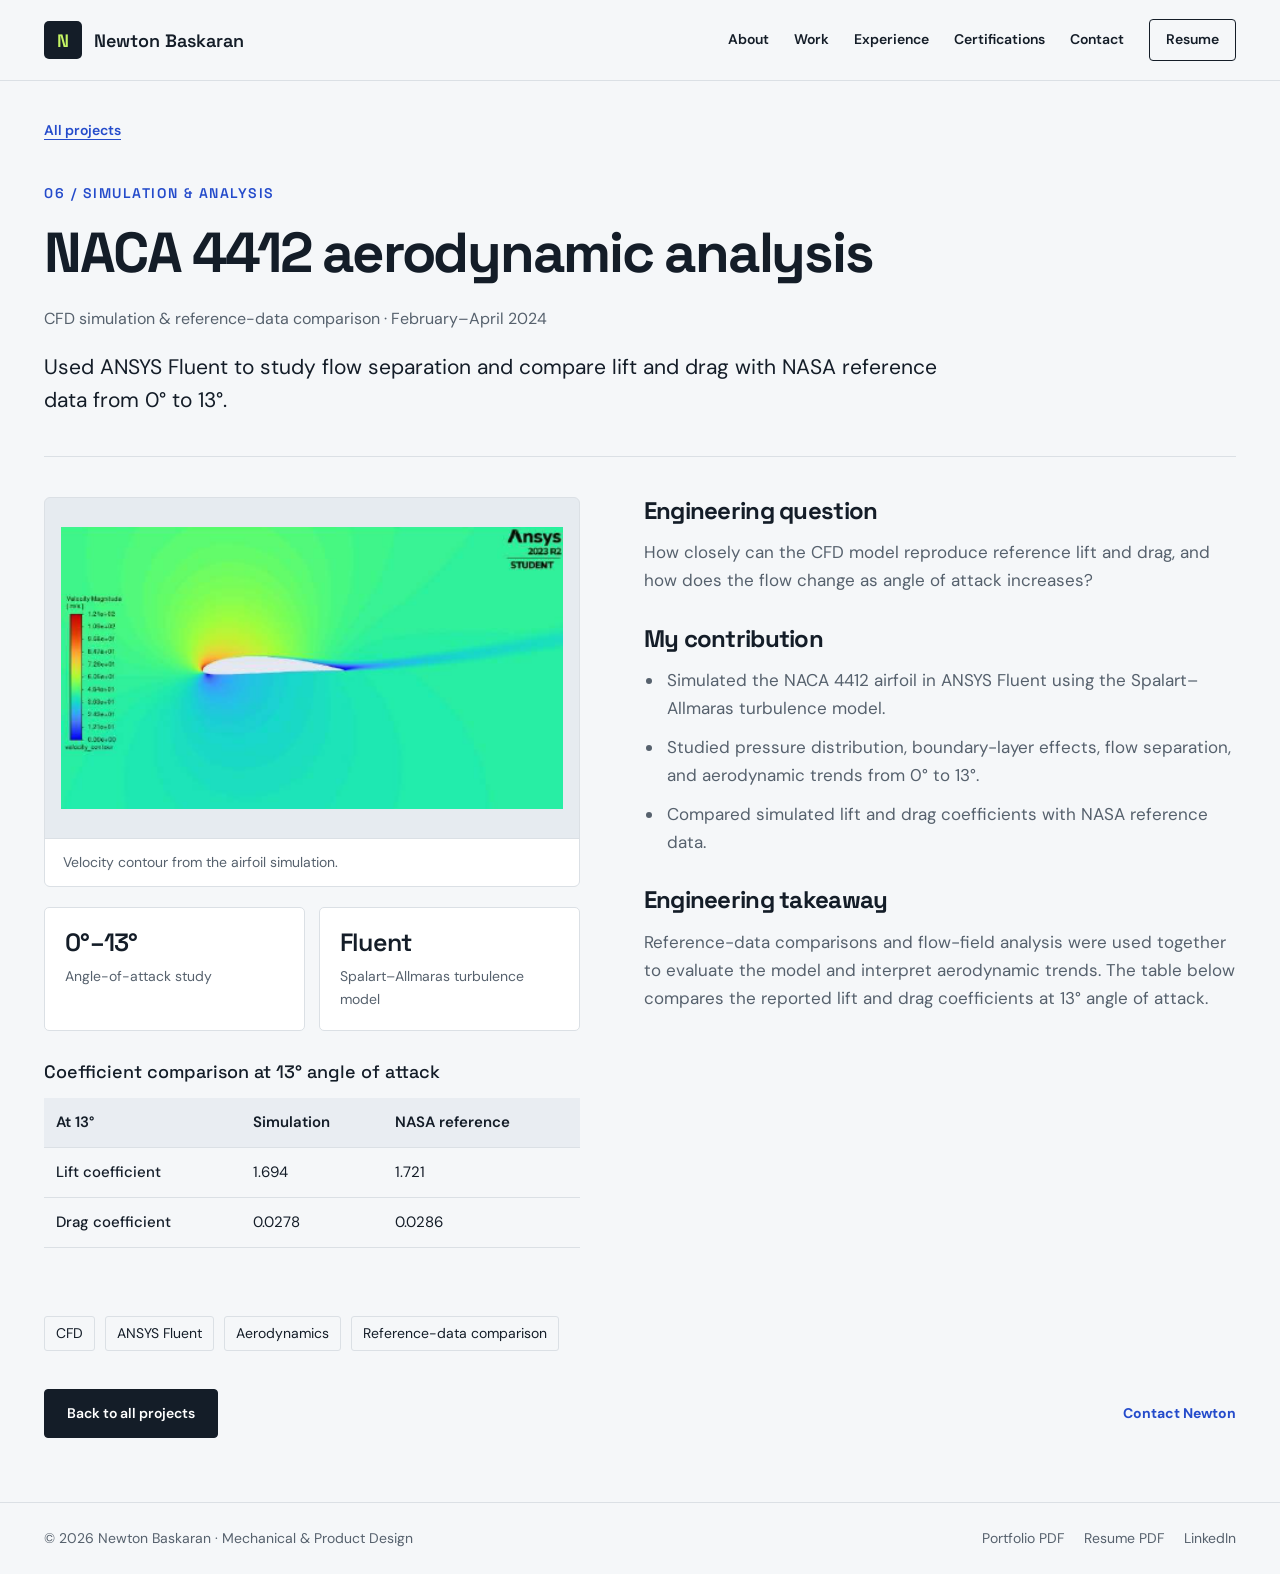
<file: projects/airfoil/index.html>
<!doctype html>
<html lang="en"><head><meta charset="utf-8"><meta name="viewport" content="width=device-width, initial-scale=1">
<title>NACA 4412 aerodynamic analysis | Newton Baskaran</title><meta name="description" content="Used ANSYS Fluent to study flow separation and compare lift and drag with NASA reference data from 0° to 13°.">
<link rel="icon" type="image/svg+xml" href="data:image/svg+xml,%3Csvg xmlns='http://www.w3.org/2000/svg' viewBox='0 0 40 40'%3E%3Crect width='40' height='40' rx='8' fill='%23141d28'/%3E%3Cpath d='M11 29V11l18 18V11' fill='none' stroke='%23c5f564' stroke-width='4'/%3E%3C/svg%3E">
<link rel="stylesheet" href="../../assets/portfolio.css"><script src="../../assets/portfolio.js" defer></script></head><body>
<a class="skip" href="#main">Skip to content</a><header class="nav"><div class="wrap nav-inner">
<a class="brand" href="../../"><span class="mark" aria-hidden="true">N</span><span>Newton<span class="surname"> Baskaran</span></span></a>
<nav class="nav-links" aria-label="Main navigation">
<a class="nav-about-page" href="../../about/">About</a><a href="../../#work">Work</a><a class="nav-about" href="../../#experience">Experience</a>
<a class="nav-certs" href="../../#certifications">Certifications</a><a href="../../#contact">Contact</a>
<a class="nav-resume" href="../../assets/Newton-Baskaran-Resume.pdf" target="_blank" rel="noopener">Resume</a>
</nav></div></header>
<main id="main" class="case-main"><div class="wrap"><a class="back-link" href="../../#work">All projects</a><header class="case-heading"><span class="eyebrow">06 / Simulation &amp; Analysis</span><h1>NACA 4412 aerodynamic analysis</h1><p class="case-sub">CFD simulation &amp; reference-data comparison · February–April 2024</p><p class="case-lead">Used ANSYS Fluent to study flow separation and compare lift and drag with NASA reference data from 0° to 13°.</p></header>
<div class="case-layout"><div class="case-media"><figure class="case-figure"><img src="../../assets/project-0.jpg" alt="Velocity contour from the airfoil simulation." loading="lazy" decoding="async"><figcaption>Velocity contour from the airfoil simulation.</figcaption></figure><div class="case-facts"><div><strong>0°–13°</strong><span>Angle-of-attack study</span></div><div><strong>Fluent</strong><span>Spalart–Allmaras turbulence model</span></div></div><div class="table-wrap"><table><caption>Coefficient comparison at 13° angle of attack</caption><thead><tr><th scope="col">At 13°</th><th scope="col">Simulation</th><th scope="col">NASA reference</th></tr></thead><tbody><tr><th scope="row">Lift coefficient</th><td>1.694</td><td>1.721</td></tr><tr><th scope="row">Drag coefficient</th><td>0.0278</td><td>0.0286</td></tr></tbody></table></div></div><div class="case-narrative"><section class="case-section"><h2>Engineering question</h2><p>How closely can the CFD model reproduce reference lift and drag, and how does the flow change as angle of attack increases?</p></section><section class="case-section"><h2>My contribution</h2><ul><li>Simulated the NACA 4412 airfoil in ANSYS Fluent using the Spalart–Allmaras turbulence model.</li><li>Studied pressure distribution, boundary-layer effects, flow separation, and aerodynamic trends from 0° to 13°.</li><li>Compared simulated lift and drag coefficients with NASA reference data.</li></ul></section><section class="case-section"><h2>Engineering takeaway</h2><p>Reference-data comparisons and flow-field analysis were used together to evaluate the model and interpret aerodynamic trends. The table below compares the reported lift and drag coefficients at 13° angle of attack.</p></section></div></div>
<ul class="case-tags" aria-label="Project skills"><li>CFD</li><li>ANSYS Fluent</li><li>Aerodynamics</li><li>Reference-data comparison</li></ul>
<div class="case-bottom"><a class="btn" href="../../#work">Back to all projects</a><a class="text-link" href="mailto:nbaskar1@asu.edu">Contact Newton</a></div></div></main><footer class="footer"><div class="wrap footer-inner"><span>© 2026 Newton Baskaran · Mechanical & Product Design</span>
<div class="footer-links"><a href="../../assets/Newton-Baskaran-Design-Portfolio.pdf" download>Portfolio PDF</a>
<a href="../../assets/Newton-Baskaran-Resume.pdf" download>Resume PDF</a><a href="https://www.linkedin.com/in/NewtonBaskaran" target="_blank" rel="noopener">LinkedIn</a></div></div></footer><!-- Cloudflare Web Analytics --><script type='module' src='https://static.cloudflareinsights.com/beacon.min.js' data-cf-beacon='{"token": "e7cbb96e5ae84ed6942909515d682eae"}'></script><!-- End Cloudflare Web Analytics -->
</body></html>
</file>
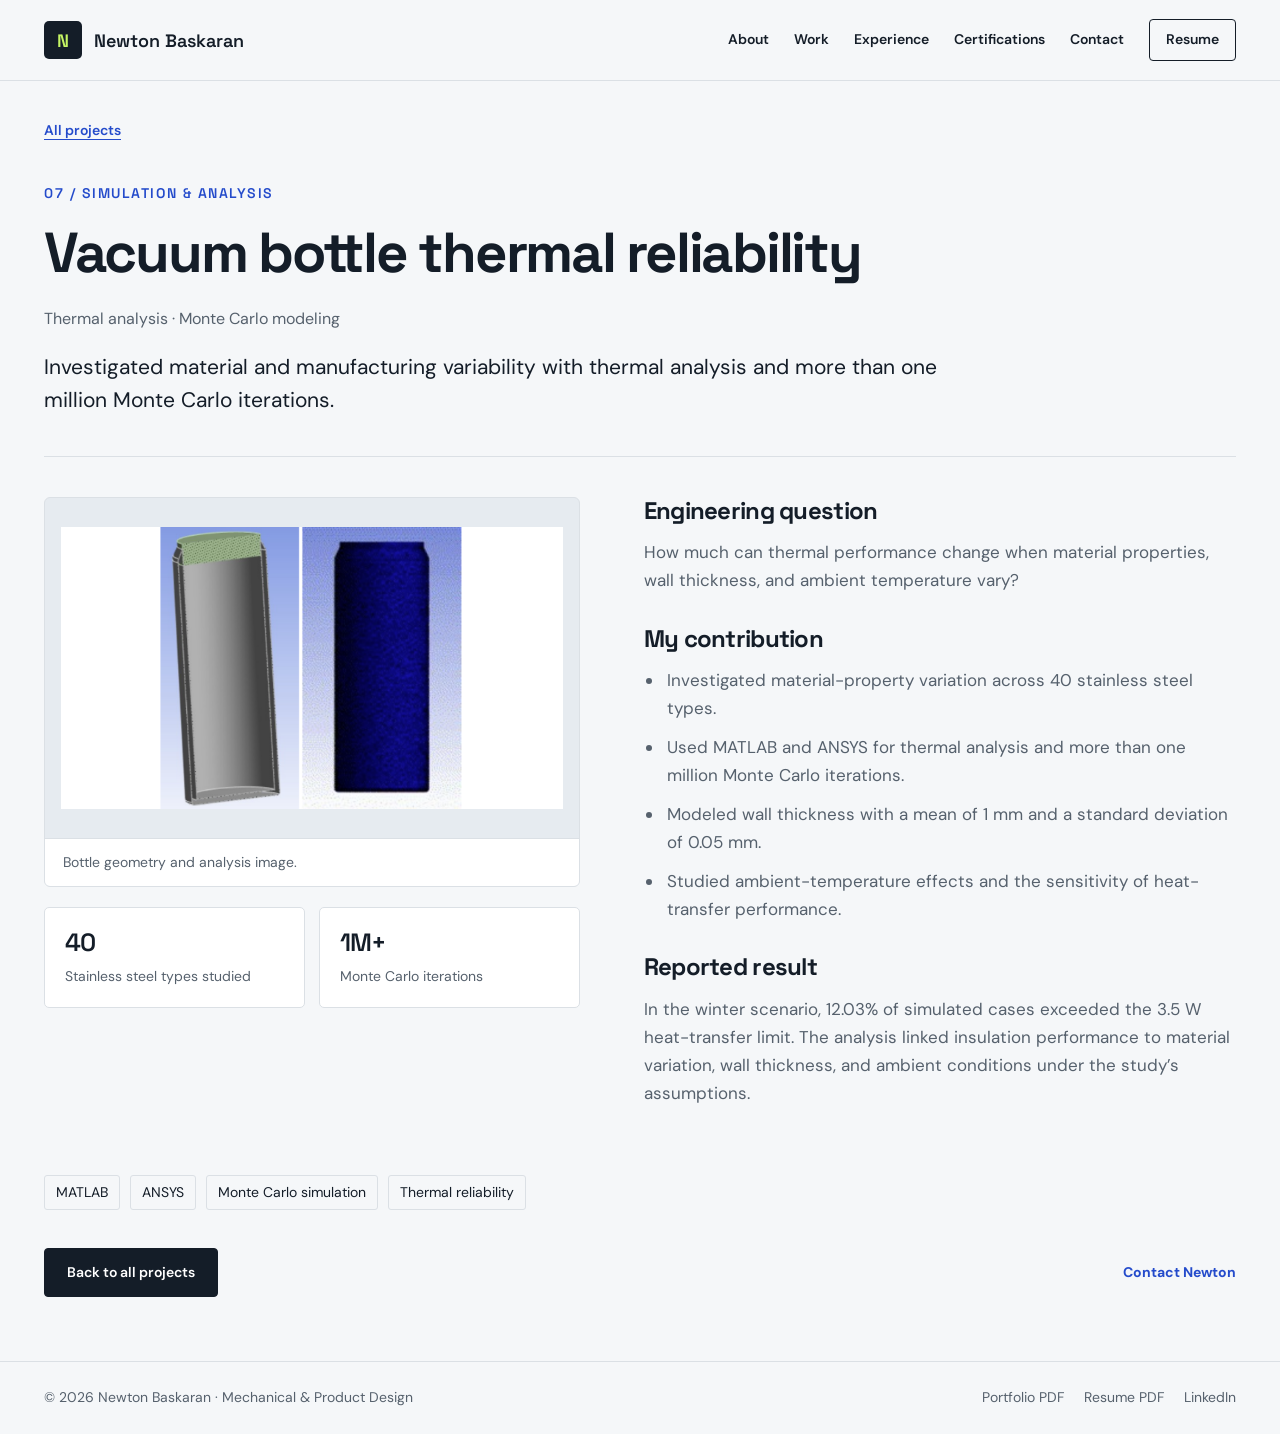
<file: projects/bottle/index.html>
<!doctype html>
<html lang="en"><head><meta charset="utf-8"><meta name="viewport" content="width=device-width, initial-scale=1">
<title>Vacuum bottle thermal reliability | Newton Baskaran</title><meta name="description" content="Investigated material and manufacturing variability with thermal analysis and more than one million Monte Carlo iterations.">
<link rel="icon" type="image/svg+xml" href="data:image/svg+xml,%3Csvg xmlns='http://www.w3.org/2000/svg' viewBox='0 0 40 40'%3E%3Crect width='40' height='40' rx='8' fill='%23141d28'/%3E%3Cpath d='M11 29V11l18 18V11' fill='none' stroke='%23c5f564' stroke-width='4'/%3E%3C/svg%3E">
<link rel="stylesheet" href="../../assets/portfolio.css"><script src="../../assets/portfolio.js" defer></script></head><body>
<a class="skip" href="#main">Skip to content</a><header class="nav"><div class="wrap nav-inner">
<a class="brand" href="../../"><span class="mark" aria-hidden="true">N</span><span>Newton<span class="surname"> Baskaran</span></span></a>
<nav class="nav-links" aria-label="Main navigation">
<a class="nav-about-page" href="../../about/">About</a><a href="../../#work">Work</a><a class="nav-about" href="../../#experience">Experience</a>
<a class="nav-certs" href="../../#certifications">Certifications</a><a href="../../#contact">Contact</a>
<a class="nav-resume" href="../../assets/Newton-Baskaran-Resume.pdf" target="_blank" rel="noopener">Resume</a>
</nav></div></header>
<main id="main" class="case-main"><div class="wrap"><a class="back-link" href="../../#work">All projects</a><header class="case-heading"><span class="eyebrow">07 / Simulation &amp; Analysis</span><h1>Vacuum bottle thermal reliability</h1><p class="case-sub">Thermal analysis · Monte Carlo modeling</p><p class="case-lead">Investigated material and manufacturing variability with thermal analysis and more than one million Monte Carlo iterations.</p></header>
<div class="case-layout"><div class="case-media"><figure class="case-figure"><img src="../../assets/project-5.jpg" alt="Bottle geometry and analysis image." loading="lazy" decoding="async"><figcaption>Bottle geometry and analysis image.</figcaption></figure><div class="case-facts"><div><strong>40</strong><span>Stainless steel types studied</span></div><div><strong>1M+</strong><span>Monte Carlo iterations</span></div></div></div><div class="case-narrative"><section class="case-section"><h2>Engineering question</h2><p>How much can thermal performance change when material properties, wall thickness, and ambient temperature vary?</p></section><section class="case-section"><h2>My contribution</h2><ul><li>Investigated material-property variation across 40 stainless steel types.</li><li>Used MATLAB and ANSYS for thermal analysis and more than one million Monte Carlo iterations.</li><li>Modeled wall thickness with a mean of 1 mm and a standard deviation of 0.05 mm.</li><li>Studied ambient-temperature effects and the sensitivity of heat-transfer performance.</li></ul></section><section class="case-section"><h2>Reported result</h2><p>In the winter scenario, 12.03% of simulated cases exceeded the 3.5 W heat-transfer limit. The analysis linked insulation performance to material variation, wall thickness, and ambient conditions under the study’s assumptions.</p></section></div></div>
<ul class="case-tags" aria-label="Project skills"><li>MATLAB</li><li>ANSYS</li><li>Monte Carlo simulation</li><li>Thermal reliability</li></ul>
<div class="case-bottom"><a class="btn" href="../../#work">Back to all projects</a><a class="text-link" href="mailto:nbaskar1@asu.edu">Contact Newton</a></div></div></main><footer class="footer"><div class="wrap footer-inner"><span>© 2026 Newton Baskaran · Mechanical & Product Design</span>
<div class="footer-links"><a href="../../assets/Newton-Baskaran-Design-Portfolio.pdf" download>Portfolio PDF</a>
<a href="../../assets/Newton-Baskaran-Resume.pdf" download>Resume PDF</a><a href="https://www.linkedin.com/in/NewtonBaskaran" target="_blank" rel="noopener">LinkedIn</a></div></div></footer><!-- Cloudflare Web Analytics --><script type='module' src='https://static.cloudflareinsights.com/beacon.min.js' data-cf-beacon='{"token": "e7cbb96e5ae84ed6942909515d682eae"}'></script><!-- End Cloudflare Web Analytics -->
</body></html>
</file>
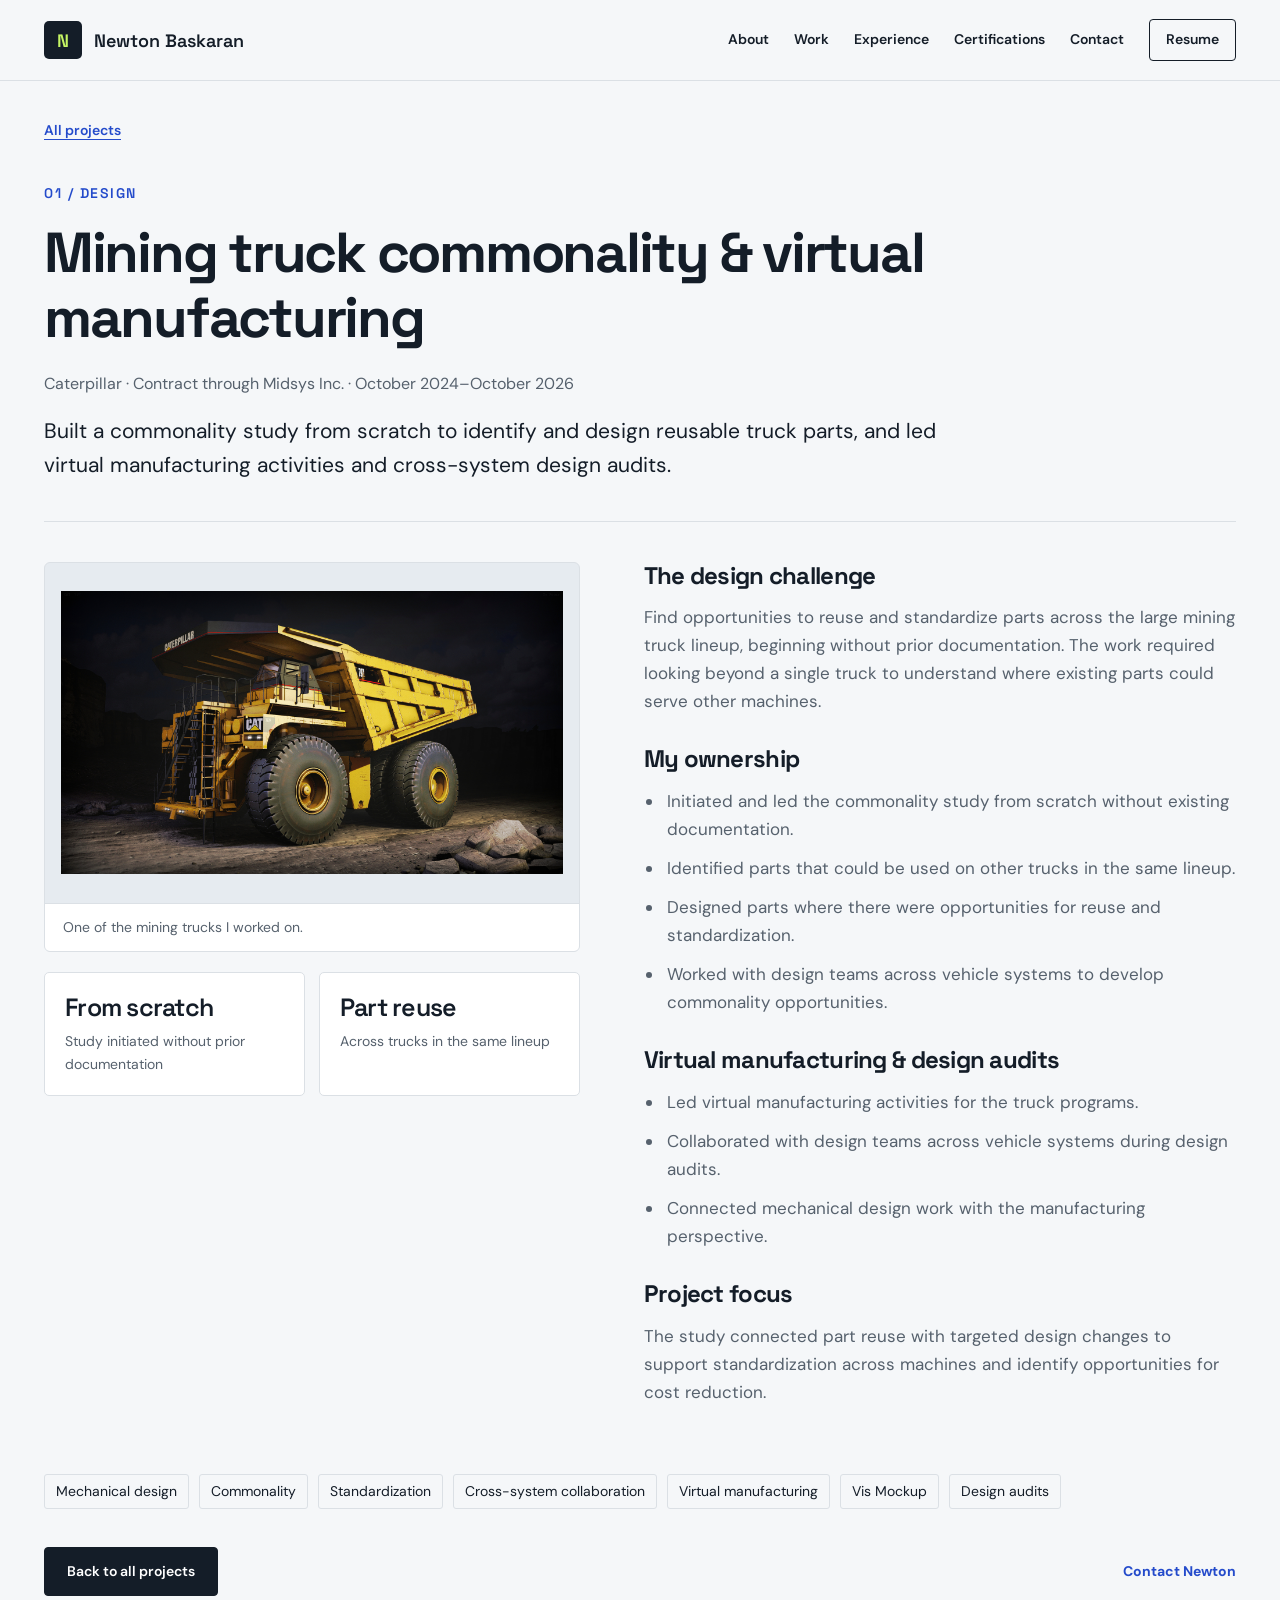
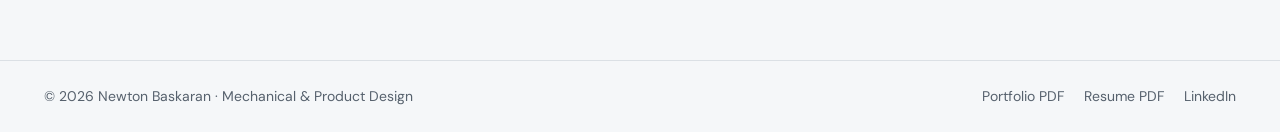
<file: projects/commonality/index.html>
<!doctype html>
<html lang="en"><head><meta charset="utf-8"><meta name="viewport" content="width=device-width, initial-scale=1">
<title>Mining truck commonality &amp; virtual manufacturing | Newton Baskaran</title><meta name="description" content="Built a commonality study from scratch to identify and design reusable truck parts, and led virtual manufacturing activities and cross-system design audits.">
<link rel="icon" type="image/svg+xml" href="data:image/svg+xml,%3Csvg xmlns='http://www.w3.org/2000/svg' viewBox='0 0 40 40'%3E%3Crect width='40' height='40' rx='8' fill='%23141d28'/%3E%3Cpath d='M11 29V11l18 18V11' fill='none' stroke='%23c5f564' stroke-width='4'/%3E%3C/svg%3E">
<link rel="stylesheet" href="../../assets/portfolio.css"><script src="../../assets/portfolio.js" defer></script></head><body>
<a class="skip" href="#main">Skip to content</a><header class="nav"><div class="wrap nav-inner">
<a class="brand" href="../../"><span class="mark" aria-hidden="true">N</span><span>Newton<span class="surname"> Baskaran</span></span></a>
<nav class="nav-links" aria-label="Main navigation">
<a class="nav-about-page" href="../../about/">About</a><a href="../../#work">Work</a><a class="nav-about" href="../../#experience">Experience</a>
<a class="nav-certs" href="../../#certifications">Certifications</a><a href="../../#contact">Contact</a>
<a class="nav-resume" href="../../assets/Newton-Baskaran-Resume.pdf" target="_blank" rel="noopener">Resume</a>
</nav></div></header>
<main id="main" class="case-main"><div class="wrap"><a class="back-link" href="../../#work">All projects</a><header class="case-heading"><span class="eyebrow">01 / Design</span><h1>Mining truck commonality &amp; virtual manufacturing</h1><p class="case-sub">Caterpillar · Contract through Midsys Inc. · October 2024–October 2026</p><p class="case-lead">Built a commonality study from scratch to identify and design reusable truck parts, and led virtual manufacturing activities and cross-system design audits.</p></header>
<div class="case-layout"><div class="case-media"><figure class="case-figure"><img src="../../assets/mining-truck.png" alt="One of the mining trucks I worked on." loading="lazy" decoding="async"><figcaption>One of the mining trucks I worked on.</figcaption></figure><div class="case-facts"><div><strong>From scratch</strong><span>Study initiated without prior documentation</span></div><div><strong>Part reuse</strong><span>Across trucks in the same lineup</span></div></div></div><div class="case-narrative"><section class="case-section"><h2>The design challenge</h2><p>Find opportunities to reuse and standardize parts across the large mining truck lineup, beginning without prior documentation. The work required looking beyond a single truck to understand where existing parts could serve other machines.</p></section><section class="case-section"><h2>My ownership</h2><ul><li>Initiated and led the commonality study from scratch without existing documentation.</li><li>Identified parts that could be used on other trucks in the same lineup.</li><li>Designed parts where there were opportunities for reuse and standardization.</li><li>Worked with design teams across vehicle systems to develop commonality opportunities.</li></ul></section><section class="case-section"><h2>Virtual manufacturing &amp; design audits</h2><ul><li>Led virtual manufacturing activities for the truck programs.</li><li>Collaborated with design teams across vehicle systems during design audits.</li><li>Connected mechanical design work with the manufacturing perspective.</li></ul></section><section class="case-section"><h2>Project focus</h2><p>The study connected part reuse with targeted design changes to support standardization across machines and identify opportunities for cost reduction.</p></section></div></div>
<ul class="case-tags" aria-label="Project skills"><li>Mechanical design</li><li>Commonality</li><li>Standardization</li><li>Cross-system collaboration</li><li>Virtual manufacturing</li><li>Vis Mockup</li><li>Design audits</li></ul>
<div class="case-bottom"><a class="btn" href="../../#work">Back to all projects</a><a class="text-link" href="mailto:nbaskar1@asu.edu">Contact Newton</a></div></div></main><footer class="footer"><div class="wrap footer-inner"><span>© 2026 Newton Baskaran · Mechanical & Product Design</span>
<div class="footer-links"><a href="../../assets/Newton-Baskaran-Design-Portfolio.pdf" download>Portfolio PDF</a>
<a href="../../assets/Newton-Baskaran-Resume.pdf" download>Resume PDF</a><a href="https://www.linkedin.com/in/NewtonBaskaran" target="_blank" rel="noopener">LinkedIn</a></div></div></footer><!-- Cloudflare Web Analytics --><script type='module' src='https://static.cloudflareinsights.com/beacon.min.js' data-cf-beacon='{"token": "e7cbb96e5ae84ed6942909515d682eae"}'></script><!-- End Cloudflare Web Analytics -->
</body></html>
</file>
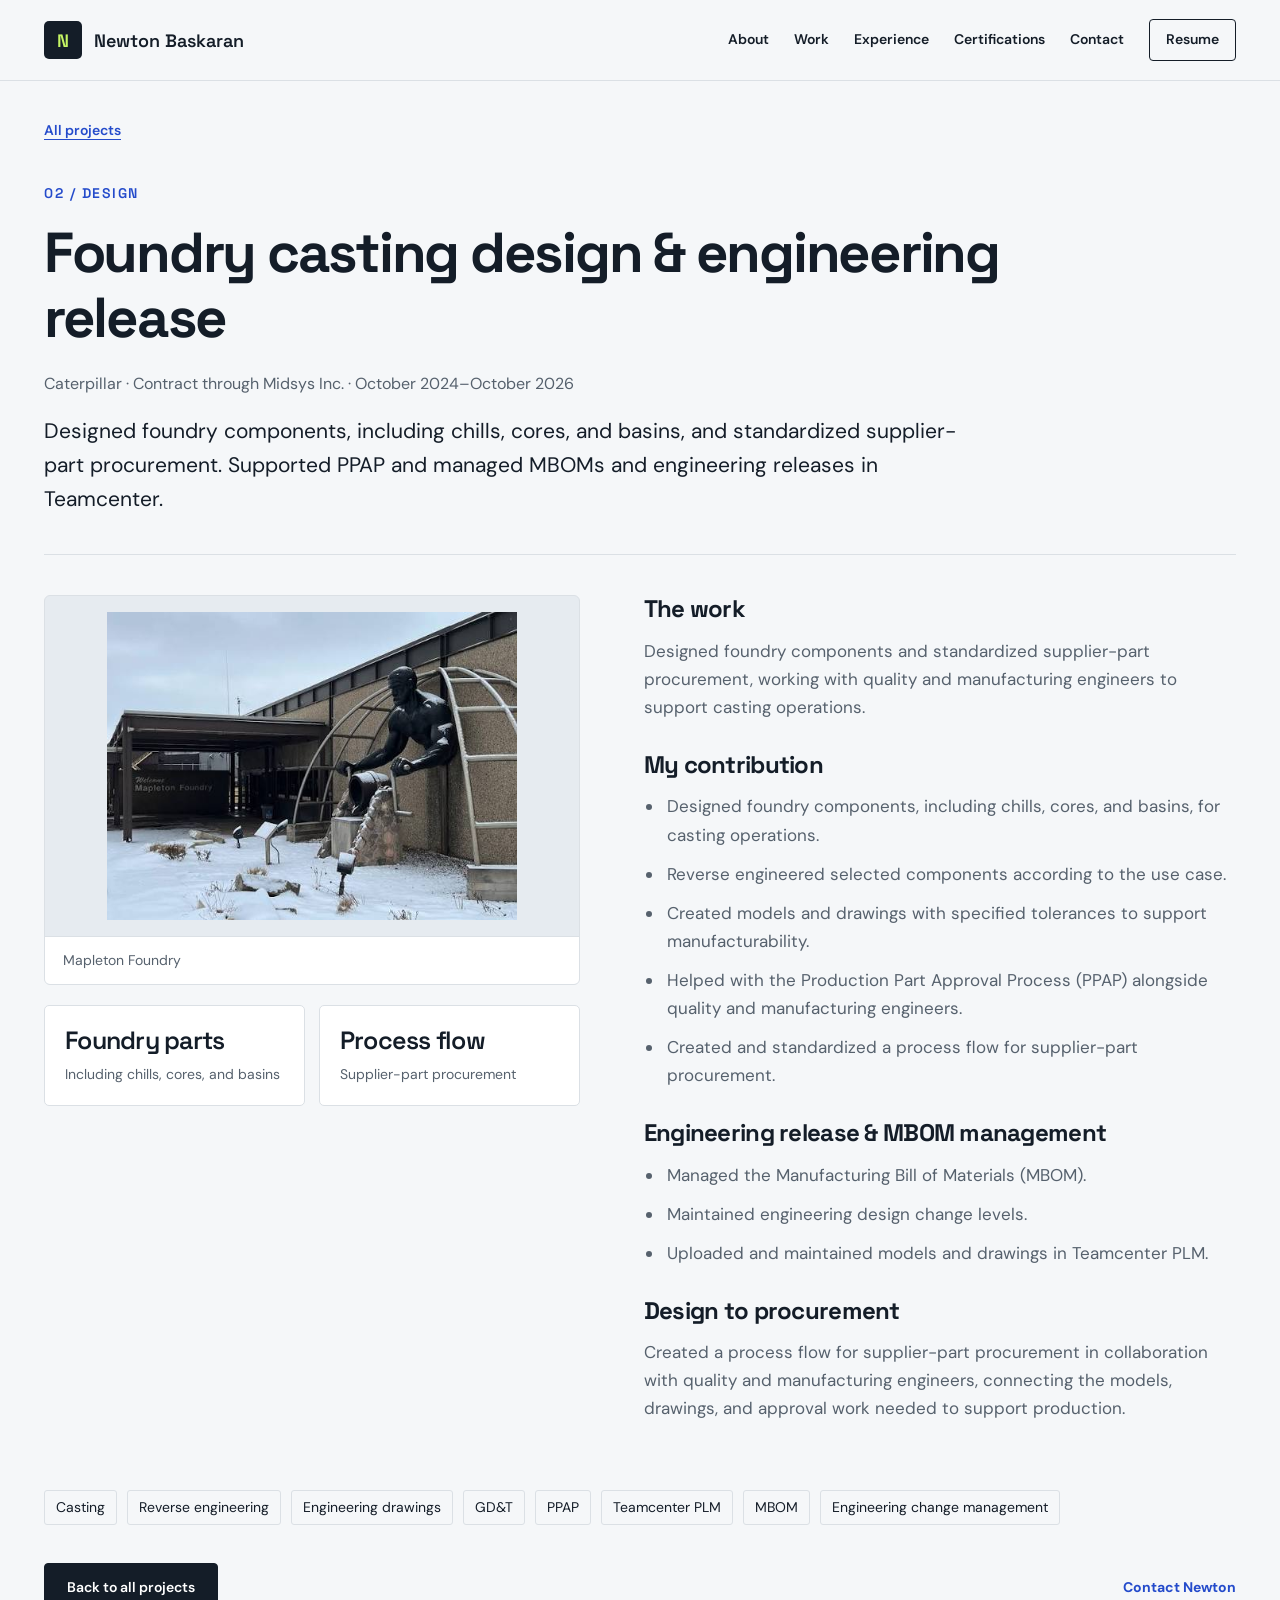
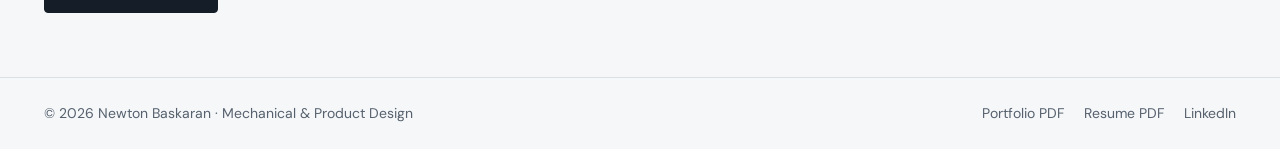
<file: projects/foundry/index.html>
<!doctype html>
<html lang="en"><head><meta charset="utf-8"><meta name="viewport" content="width=device-width, initial-scale=1">
<title>Foundry casting design &amp; engineering release | Newton Baskaran</title><meta name="description" content="Designed foundry components, including chills, cores, and basins, and standardized supplier-part procurement. Supported PPAP and managed MBOMs and engineering releases in Teamcenter.">
<link rel="icon" type="image/svg+xml" href="data:image/svg+xml,%3Csvg xmlns='http://www.w3.org/2000/svg' viewBox='0 0 40 40'%3E%3Crect width='40' height='40' rx='8' fill='%23141d28'/%3E%3Cpath d='M11 29V11l18 18V11' fill='none' stroke='%23c5f564' stroke-width='4'/%3E%3C/svg%3E">
<link rel="stylesheet" href="../../assets/portfolio.css"><script src="../../assets/portfolio.js" defer></script></head><body>
<a class="skip" href="#main">Skip to content</a><header class="nav"><div class="wrap nav-inner">
<a class="brand" href="../../"><span class="mark" aria-hidden="true">N</span><span>Newton<span class="surname"> Baskaran</span></span></a>
<nav class="nav-links" aria-label="Main navigation">
<a class="nav-about-page" href="../../about/">About</a><a href="../../#work">Work</a><a class="nav-about" href="../../#experience">Experience</a>
<a class="nav-certs" href="../../#certifications">Certifications</a><a href="../../#contact">Contact</a>
<a class="nav-resume" href="../../assets/Newton-Baskaran-Resume.pdf" target="_blank" rel="noopener">Resume</a>
</nav></div></header>
<main id="main" class="case-main"><div class="wrap"><a class="back-link" href="../../#work">All projects</a><header class="case-heading"><span class="eyebrow">02 / Design</span><h1>Foundry casting design &amp; engineering release</h1><p class="case-sub">Caterpillar · Contract through Midsys Inc. · October 2024–October 2026</p><p class="case-lead">Designed foundry components, including chills, cores, and basins, and standardized supplier-part procurement. Supported PPAP and managed MBOMs and engineering releases in Teamcenter.</p></header>
<div class="case-layout"><div class="case-media"><figure class="case-figure"><img src="../../assets/mapleton-foundry.png" alt="Mapleton Foundry" loading="lazy" decoding="async"><figcaption>Mapleton Foundry</figcaption></figure><div class="case-facts"><div><strong>Foundry parts</strong><span>Including chills, cores, and basins</span></div><div><strong>Process flow</strong><span>Supplier-part procurement</span></div></div></div><div class="case-narrative"><section class="case-section"><h2>The work</h2><p>Designed foundry components and standardized supplier-part procurement, working with quality and manufacturing engineers to support casting operations.</p></section><section class="case-section"><h2>My contribution</h2><ul><li>Designed foundry components, including chills, cores, and basins, for casting operations.</li><li>Reverse engineered selected components according to the use case.</li><li>Created models and drawings with specified tolerances to support manufacturability.</li><li>Helped with the Production Part Approval Process (PPAP) alongside quality and manufacturing engineers.</li><li>Created and standardized a process flow for supplier-part procurement.</li></ul></section><section class="case-section"><h2>Engineering release &amp; MBOM management</h2><ul><li>Managed the Manufacturing Bill of Materials (MBOM).</li><li>Maintained engineering design change levels.</li><li>Uploaded and maintained models and drawings in Teamcenter PLM.</li></ul></section><section class="case-section"><h2>Design to procurement</h2><p>Created a process flow for supplier-part procurement in collaboration with quality and manufacturing engineers, connecting the models, drawings, and approval work needed to support production.</p></section></div></div>
<ul class="case-tags" aria-label="Project skills"><li>Casting</li><li>Reverse engineering</li><li>Engineering drawings</li><li>GD&amp;T</li><li>PPAP</li><li>Teamcenter PLM</li><li>MBOM</li><li>Engineering change management</li></ul>
<div class="case-bottom"><a class="btn" href="../../#work">Back to all projects</a><a class="text-link" href="mailto:nbaskar1@asu.edu">Contact Newton</a></div></div></main><footer class="footer"><div class="wrap footer-inner"><span>© 2026 Newton Baskaran · Mechanical & Product Design</span>
<div class="footer-links"><a href="../../assets/Newton-Baskaran-Design-Portfolio.pdf" download>Portfolio PDF</a>
<a href="../../assets/Newton-Baskaran-Resume.pdf" download>Resume PDF</a><a href="https://www.linkedin.com/in/NewtonBaskaran" target="_blank" rel="noopener">LinkedIn</a></div></div></footer><!-- Cloudflare Web Analytics --><script type='module' src='https://static.cloudflareinsights.com/beacon.min.js' data-cf-beacon='{"token": "e7cbb96e5ae84ed6942909515d682eae"}'></script><!-- End Cloudflare Web Analytics -->
</body></html>
</file>
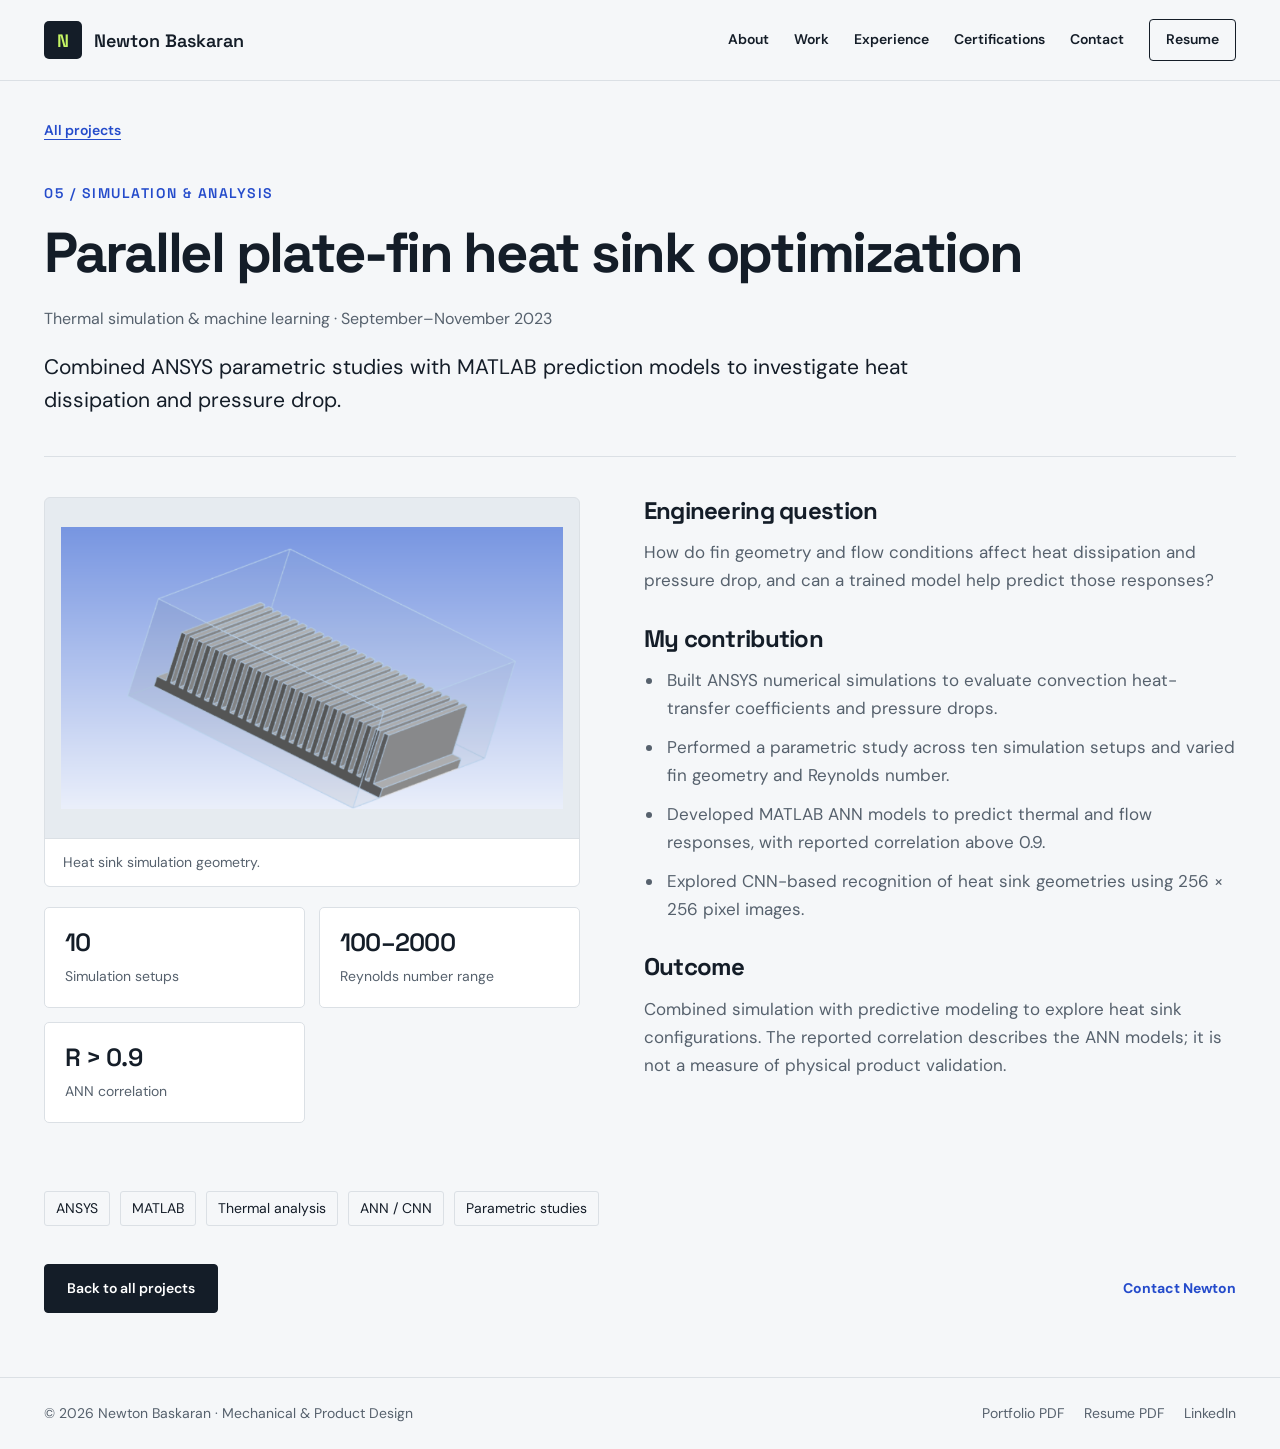
<file: projects/heatsink/index.html>
<!doctype html>
<html lang="en"><head><meta charset="utf-8"><meta name="viewport" content="width=device-width, initial-scale=1">
<title>Parallel plate-fin heat sink optimization | Newton Baskaran</title><meta name="description" content="Combined ANSYS parametric studies with MATLAB prediction models to investigate heat dissipation and pressure drop.">
<link rel="icon" type="image/svg+xml" href="data:image/svg+xml,%3Csvg xmlns='http://www.w3.org/2000/svg' viewBox='0 0 40 40'%3E%3Crect width='40' height='40' rx='8' fill='%23141d28'/%3E%3Cpath d='M11 29V11l18 18V11' fill='none' stroke='%23c5f564' stroke-width='4'/%3E%3C/svg%3E">
<link rel="stylesheet" href="../../assets/portfolio.css"><script src="../../assets/portfolio.js" defer></script></head><body>
<a class="skip" href="#main">Skip to content</a><header class="nav"><div class="wrap nav-inner">
<a class="brand" href="../../"><span class="mark" aria-hidden="true">N</span><span>Newton<span class="surname"> Baskaran</span></span></a>
<nav class="nav-links" aria-label="Main navigation">
<a class="nav-about-page" href="../../about/">About</a><a href="../../#work">Work</a><a class="nav-about" href="../../#experience">Experience</a>
<a class="nav-certs" href="../../#certifications">Certifications</a><a href="../../#contact">Contact</a>
<a class="nav-resume" href="../../assets/Newton-Baskaran-Resume.pdf" target="_blank" rel="noopener">Resume</a>
</nav></div></header>
<main id="main" class="case-main"><div class="wrap"><a class="back-link" href="../../#work">All projects</a><header class="case-heading"><span class="eyebrow">05 / Simulation &amp; Analysis</span><h1>Parallel plate-fin heat sink optimization</h1><p class="case-sub">Thermal simulation &amp; machine learning · September–November 2023</p><p class="case-lead">Combined ANSYS parametric studies with MATLAB prediction models to investigate heat dissipation and pressure drop.</p></header>
<div class="case-layout"><div class="case-media"><figure class="case-figure"><img src="../../assets/project-1.jpg" alt="Heat sink simulation geometry." loading="lazy" decoding="async"><figcaption>Heat sink simulation geometry.</figcaption></figure><div class="case-facts"><div><strong>10</strong><span>Simulation setups</span></div><div><strong>100–2000</strong><span>Reynolds number range</span></div><div><strong>R &gt; 0.9</strong><span>ANN correlation</span></div></div></div><div class="case-narrative"><section class="case-section"><h2>Engineering question</h2><p>How do fin geometry and flow conditions affect heat dissipation and pressure drop, and can a trained model help predict those responses?</p></section><section class="case-section"><h2>My contribution</h2><ul><li>Built ANSYS numerical simulations to evaluate convection heat-transfer coefficients and pressure drops.</li><li>Performed a parametric study across ten simulation setups and varied fin geometry and Reynolds number.</li><li>Developed MATLAB ANN models to predict thermal and flow responses, with reported correlation above 0.9.</li><li>Explored CNN-based recognition of heat sink geometries using 256 × 256 pixel images.</li></ul></section><section class="case-section"><h2>Outcome</h2><p>Combined simulation with predictive modeling to explore heat sink configurations. The reported correlation describes the ANN models; it is not a measure of physical product validation.</p></section></div></div>
<ul class="case-tags" aria-label="Project skills"><li>ANSYS</li><li>MATLAB</li><li>Thermal analysis</li><li>ANN / CNN</li><li>Parametric studies</li></ul>
<div class="case-bottom"><a class="btn" href="../../#work">Back to all projects</a><a class="text-link" href="mailto:nbaskar1@asu.edu">Contact Newton</a></div></div></main><footer class="footer"><div class="wrap footer-inner"><span>© 2026 Newton Baskaran · Mechanical & Product Design</span>
<div class="footer-links"><a href="../../assets/Newton-Baskaran-Design-Portfolio.pdf" download>Portfolio PDF</a>
<a href="../../assets/Newton-Baskaran-Resume.pdf" download>Resume PDF</a><a href="https://www.linkedin.com/in/NewtonBaskaran" target="_blank" rel="noopener">LinkedIn</a></div></div></footer><!-- Cloudflare Web Analytics --><script type='module' src='https://static.cloudflareinsights.com/beacon.min.js' data-cf-beacon='{"token": "e7cbb96e5ae84ed6942909515d682eae"}'></script><!-- End Cloudflare Web Analytics -->
</body></html>
</file>
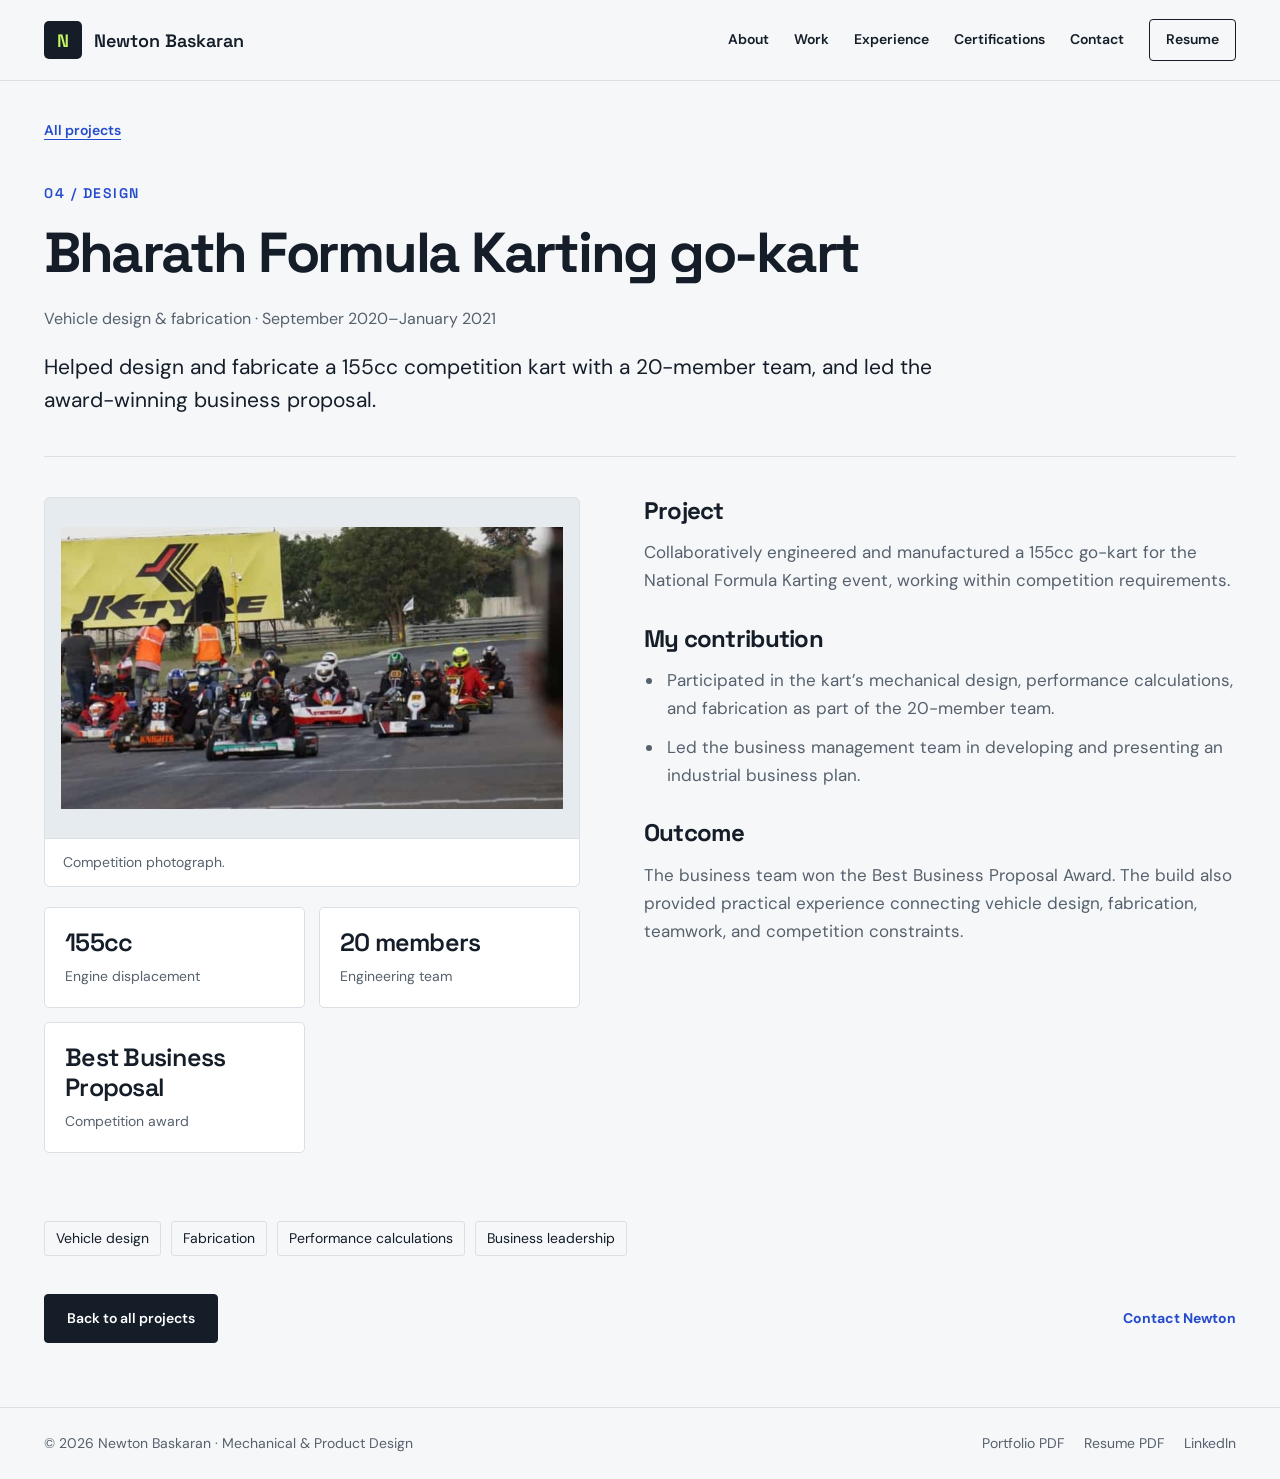
<file: projects/kart/index.html>
<!doctype html>
<html lang="en"><head><meta charset="utf-8"><meta name="viewport" content="width=device-width, initial-scale=1">
<title>Bharath Formula Karting go-kart | Newton Baskaran</title><meta name="description" content="Helped design and fabricate a 155cc competition kart with a 20-member team, and led the award-winning business proposal.">
<link rel="icon" type="image/svg+xml" href="data:image/svg+xml,%3Csvg xmlns='http://www.w3.org/2000/svg' viewBox='0 0 40 40'%3E%3Crect width='40' height='40' rx='8' fill='%23141d28'/%3E%3Cpath d='M11 29V11l18 18V11' fill='none' stroke='%23c5f564' stroke-width='4'/%3E%3C/svg%3E">
<link rel="stylesheet" href="../../assets/portfolio.css"><script src="../../assets/portfolio.js" defer></script></head><body>
<a class="skip" href="#main">Skip to content</a><header class="nav"><div class="wrap nav-inner">
<a class="brand" href="../../"><span class="mark" aria-hidden="true">N</span><span>Newton<span class="surname"> Baskaran</span></span></a>
<nav class="nav-links" aria-label="Main navigation">
<a class="nav-about-page" href="../../about/">About</a><a href="../../#work">Work</a><a class="nav-about" href="../../#experience">Experience</a>
<a class="nav-certs" href="../../#certifications">Certifications</a><a href="../../#contact">Contact</a>
<a class="nav-resume" href="../../assets/Newton-Baskaran-Resume.pdf" target="_blank" rel="noopener">Resume</a>
</nav></div></header>
<main id="main" class="case-main"><div class="wrap"><a class="back-link" href="../../#work">All projects</a><header class="case-heading"><span class="eyebrow">04 / Design</span><h1>Bharath Formula Karting go-kart</h1><p class="case-sub">Vehicle design &amp; fabrication · September 2020–January 2021</p><p class="case-lead">Helped design and fabricate a 155cc competition kart with a 20-member team, and led the award-winning business proposal.</p></header>
<div class="case-layout"><div class="case-media"><figure class="case-figure"><img src="../../assets/project-4.jpg" alt="Competition photograph." loading="lazy" decoding="async"><figcaption>Competition photograph.</figcaption></figure><div class="case-facts"><div><strong>155cc</strong><span>Engine displacement</span></div><div><strong>20 members</strong><span>Engineering team</span></div><div><strong>Best Business Proposal</strong><span>Competition award</span></div></div></div><div class="case-narrative"><section class="case-section"><h2>Project</h2><p>Collaboratively engineered and manufactured a 155cc go-kart for the National Formula Karting event, working within competition requirements.</p></section><section class="case-section"><h2>My contribution</h2><ul><li>Participated in the kart’s mechanical design, performance calculations, and fabrication as part of the 20-member team.</li><li>Led the business management team in developing and presenting an industrial business plan.</li></ul></section><section class="case-section"><h2>Outcome</h2><p>The business team won the Best Business Proposal Award. The build also provided practical experience connecting vehicle design, fabrication, teamwork, and competition constraints.</p></section></div></div>
<ul class="case-tags" aria-label="Project skills"><li>Vehicle design</li><li>Fabrication</li><li>Performance calculations</li><li>Business leadership</li></ul>
<div class="case-bottom"><a class="btn" href="../../#work">Back to all projects</a><a class="text-link" href="mailto:nbaskar1@asu.edu">Contact Newton</a></div></div></main><footer class="footer"><div class="wrap footer-inner"><span>© 2026 Newton Baskaran · Mechanical & Product Design</span>
<div class="footer-links"><a href="../../assets/Newton-Baskaran-Design-Portfolio.pdf" download>Portfolio PDF</a>
<a href="../../assets/Newton-Baskaran-Resume.pdf" download>Resume PDF</a><a href="https://www.linkedin.com/in/NewtonBaskaran" target="_blank" rel="noopener">LinkedIn</a></div></div></footer><!-- Cloudflare Web Analytics --><script type='module' src='https://static.cloudflareinsights.com/beacon.min.js' data-cf-beacon='{"token": "e7cbb96e5ae84ed6942909515d682eae"}'></script><!-- End Cloudflare Web Analytics -->
</body></html>
</file>
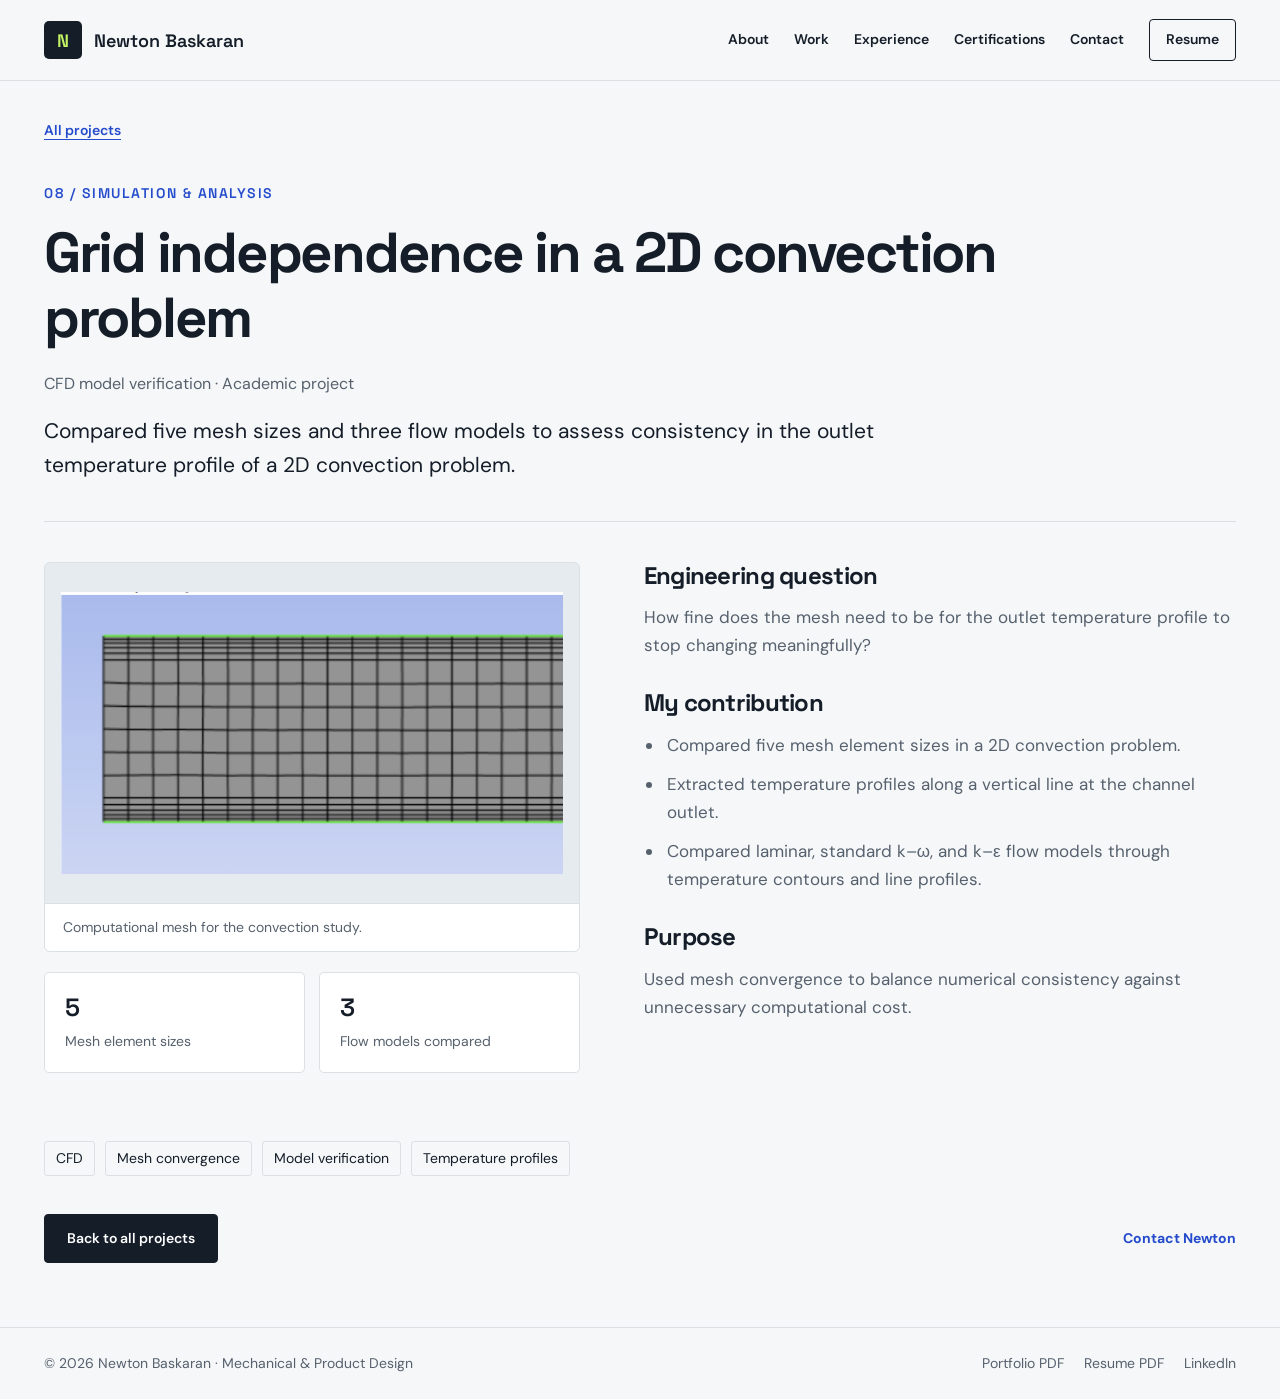
<file: projects/mesh/index.html>
<!doctype html>
<html lang="en"><head><meta charset="utf-8"><meta name="viewport" content="width=device-width, initial-scale=1">
<title>Grid independence in a 2D convection problem | Newton Baskaran</title><meta name="description" content="Compared five mesh sizes and three flow models to assess consistency in the outlet temperature profile of a 2D convection problem.">
<link rel="icon" type="image/svg+xml" href="data:image/svg+xml,%3Csvg xmlns='http://www.w3.org/2000/svg' viewBox='0 0 40 40'%3E%3Crect width='40' height='40' rx='8' fill='%23141d28'/%3E%3Cpath d='M11 29V11l18 18V11' fill='none' stroke='%23c5f564' stroke-width='4'/%3E%3C/svg%3E">
<link rel="stylesheet" href="../../assets/portfolio.css"><script src="../../assets/portfolio.js" defer></script></head><body>
<a class="skip" href="#main">Skip to content</a><header class="nav"><div class="wrap nav-inner">
<a class="brand" href="../../"><span class="mark" aria-hidden="true">N</span><span>Newton<span class="surname"> Baskaran</span></span></a>
<nav class="nav-links" aria-label="Main navigation">
<a class="nav-about-page" href="../../about/">About</a><a href="../../#work">Work</a><a class="nav-about" href="../../#experience">Experience</a>
<a class="nav-certs" href="../../#certifications">Certifications</a><a href="../../#contact">Contact</a>
<a class="nav-resume" href="../../assets/Newton-Baskaran-Resume.pdf" target="_blank" rel="noopener">Resume</a>
</nav></div></header>
<main id="main" class="case-main"><div class="wrap"><a class="back-link" href="../../#work">All projects</a><header class="case-heading"><span class="eyebrow">08 / Simulation &amp; Analysis</span><h1>Grid independence in a 2D convection problem</h1><p class="case-sub">CFD model verification · Academic project</p><p class="case-lead">Compared five mesh sizes and three flow models to assess consistency in the outlet temperature profile of a 2D convection problem.</p></header>
<div class="case-layout"><div class="case-media"><figure class="case-figure"><img src="../../assets/project-6.jpg" alt="Computational mesh for the convection study." loading="lazy" decoding="async"><figcaption>Computational mesh for the convection study.</figcaption></figure><div class="case-facts"><div><strong>5</strong><span>Mesh element sizes</span></div><div><strong>3</strong><span>Flow models compared</span></div></div></div><div class="case-narrative"><section class="case-section"><h2>Engineering question</h2><p>How fine does the mesh need to be for the outlet temperature profile to stop changing meaningfully?</p></section><section class="case-section"><h2>My contribution</h2><ul><li>Compared five mesh element sizes in a 2D convection problem.</li><li>Extracted temperature profiles along a vertical line at the channel outlet.</li><li>Compared laminar, standard k–ω, and k–ε flow models through temperature contours and line profiles.</li></ul></section><section class="case-section"><h2>Purpose</h2><p>Used mesh convergence to balance numerical consistency against unnecessary computational cost.</p></section></div></div>
<ul class="case-tags" aria-label="Project skills"><li>CFD</li><li>Mesh convergence</li><li>Model verification</li><li>Temperature profiles</li></ul>
<div class="case-bottom"><a class="btn" href="../../#work">Back to all projects</a><a class="text-link" href="mailto:nbaskar1@asu.edu">Contact Newton</a></div></div></main><footer class="footer"><div class="wrap footer-inner"><span>© 2026 Newton Baskaran · Mechanical & Product Design</span>
<div class="footer-links"><a href="../../assets/Newton-Baskaran-Design-Portfolio.pdf" download>Portfolio PDF</a>
<a href="../../assets/Newton-Baskaran-Resume.pdf" download>Resume PDF</a><a href="https://www.linkedin.com/in/NewtonBaskaran" target="_blank" rel="noopener">LinkedIn</a></div></div></footer><!-- Cloudflare Web Analytics --><script type='module' src='https://static.cloudflareinsights.com/beacon.min.js' data-cf-beacon='{"token": "e7cbb96e5ae84ed6942909515d682eae"}'></script><!-- End Cloudflare Web Analytics -->
</body></html>
</file>
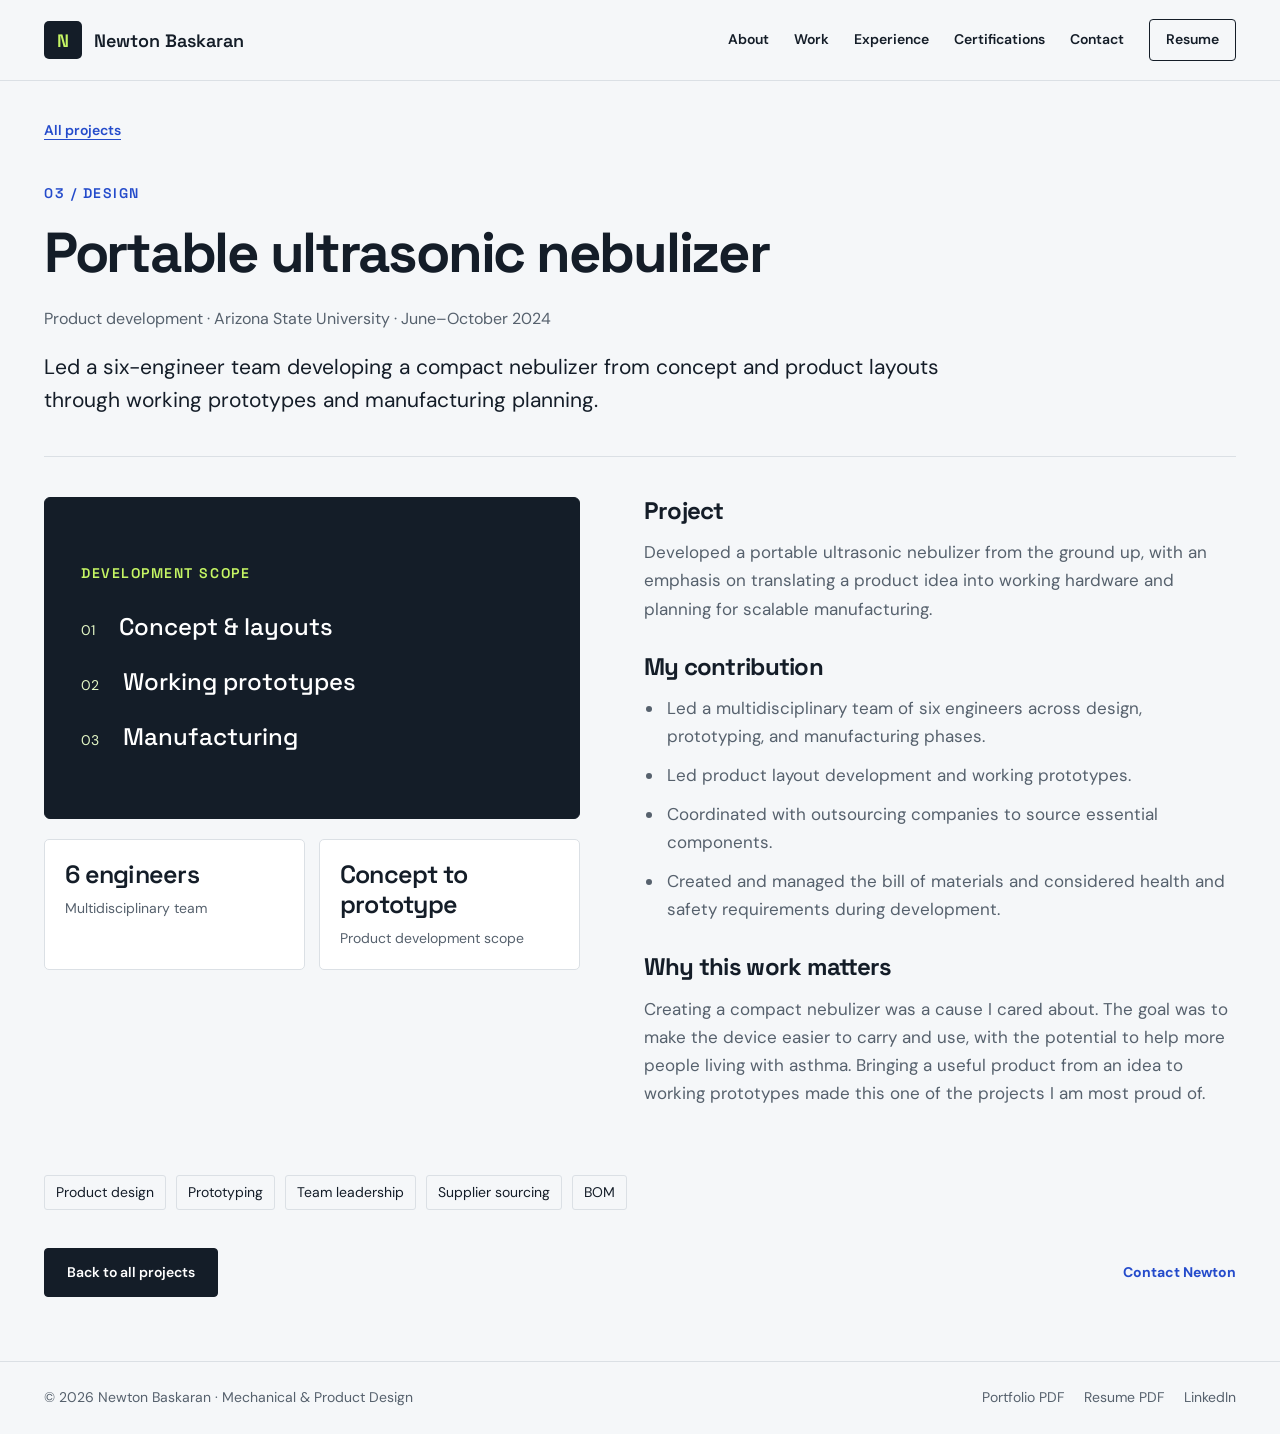
<file: projects/nebulizer/index.html>
<!doctype html>
<html lang="en"><head><meta charset="utf-8"><meta name="viewport" content="width=device-width, initial-scale=1">
<title>Portable ultrasonic nebulizer | Newton Baskaran</title><meta name="description" content="Led a six-engineer team developing a compact nebulizer from concept and product layouts through working prototypes and manufacturing planning.">
<link rel="icon" type="image/svg+xml" href="data:image/svg+xml,%3Csvg xmlns='http://www.w3.org/2000/svg' viewBox='0 0 40 40'%3E%3Crect width='40' height='40' rx='8' fill='%23141d28'/%3E%3Cpath d='M11 29V11l18 18V11' fill='none' stroke='%23c5f564' stroke-width='4'/%3E%3C/svg%3E">
<link rel="stylesheet" href="../../assets/portfolio.css"><script src="../../assets/portfolio.js" defer></script></head><body>
<a class="skip" href="#main">Skip to content</a><header class="nav"><div class="wrap nav-inner">
<a class="brand" href="../../"><span class="mark" aria-hidden="true">N</span><span>Newton<span class="surname"> Baskaran</span></span></a>
<nav class="nav-links" aria-label="Main navigation">
<a class="nav-about-page" href="../../about/">About</a><a href="../../#work">Work</a><a class="nav-about" href="../../#experience">Experience</a>
<a class="nav-certs" href="../../#certifications">Certifications</a><a href="../../#contact">Contact</a>
<a class="nav-resume" href="../../assets/Newton-Baskaran-Resume.pdf" target="_blank" rel="noopener">Resume</a>
</nav></div></header>
<main id="main" class="case-main"><div class="wrap"><a class="back-link" href="../../#work">All projects</a><header class="case-heading"><span class="eyebrow">03 / Design</span><h1>Portable ultrasonic nebulizer</h1><p class="case-sub">Product development · Arizona State University · June–October 2024</p><p class="case-lead">Led a six-engineer team developing a compact nebulizer from concept and product layouts through working prototypes and manufacturing planning.</p></header>
<div class="case-layout"><div class="case-media"><figure class="case-figure no-photo"><div class="workflow"><span class="eyebrow">Development scope</span><ol><li><span>01</span><strong>Concept &amp; layouts</strong></li><li><span>02</span><strong>Working prototypes</strong></li><li><span>03</span><strong>Manufacturing</strong></li></ol></div></figure><div class="case-facts"><div><strong>6 engineers</strong><span>Multidisciplinary team</span></div><div><strong>Concept to prototype</strong><span>Product development scope</span></div></div></div><div class="case-narrative"><section class="case-section"><h2>Project</h2><p>Developed a portable ultrasonic nebulizer from the ground up, with an emphasis on translating a product idea into working hardware and planning for scalable manufacturing.</p></section><section class="case-section"><h2>My contribution</h2><ul><li>Led a multidisciplinary team of six engineers across design, prototyping, and manufacturing phases.</li><li>Led product layout development and working prototypes.</li><li>Coordinated with outsourcing companies to source essential components.</li><li>Created and managed the bill of materials and considered health and safety requirements during development.</li></ul></section><section class="case-section"><h2>Why this work matters</h2><p>Creating a compact nebulizer was a cause I cared about. The goal was to make the device easier to carry and use, with the potential to help more people living with asthma. Bringing a useful product from an idea to working prototypes made this one of the projects I am most proud of.</p></section></div></div>
<ul class="case-tags" aria-label="Project skills"><li>Product design</li><li>Prototyping</li><li>Team leadership</li><li>Supplier sourcing</li><li>BOM</li></ul>
<div class="case-bottom"><a class="btn" href="../../#work">Back to all projects</a><a class="text-link" href="mailto:nbaskar1@asu.edu">Contact Newton</a></div></div></main><footer class="footer"><div class="wrap footer-inner"><span>© 2026 Newton Baskaran · Mechanical & Product Design</span>
<div class="footer-links"><a href="../../assets/Newton-Baskaran-Design-Portfolio.pdf" download>Portfolio PDF</a>
<a href="../../assets/Newton-Baskaran-Resume.pdf" download>Resume PDF</a><a href="https://www.linkedin.com/in/NewtonBaskaran" target="_blank" rel="noopener">LinkedIn</a></div></div></footer><!-- Cloudflare Web Analytics --><script type='module' src='https://static.cloudflareinsights.com/beacon.min.js' data-cf-beacon='{"token": "e7cbb96e5ae84ed6942909515d682eae"}'></script><!-- End Cloudflare Web Analytics -->
</body></html>
</file>
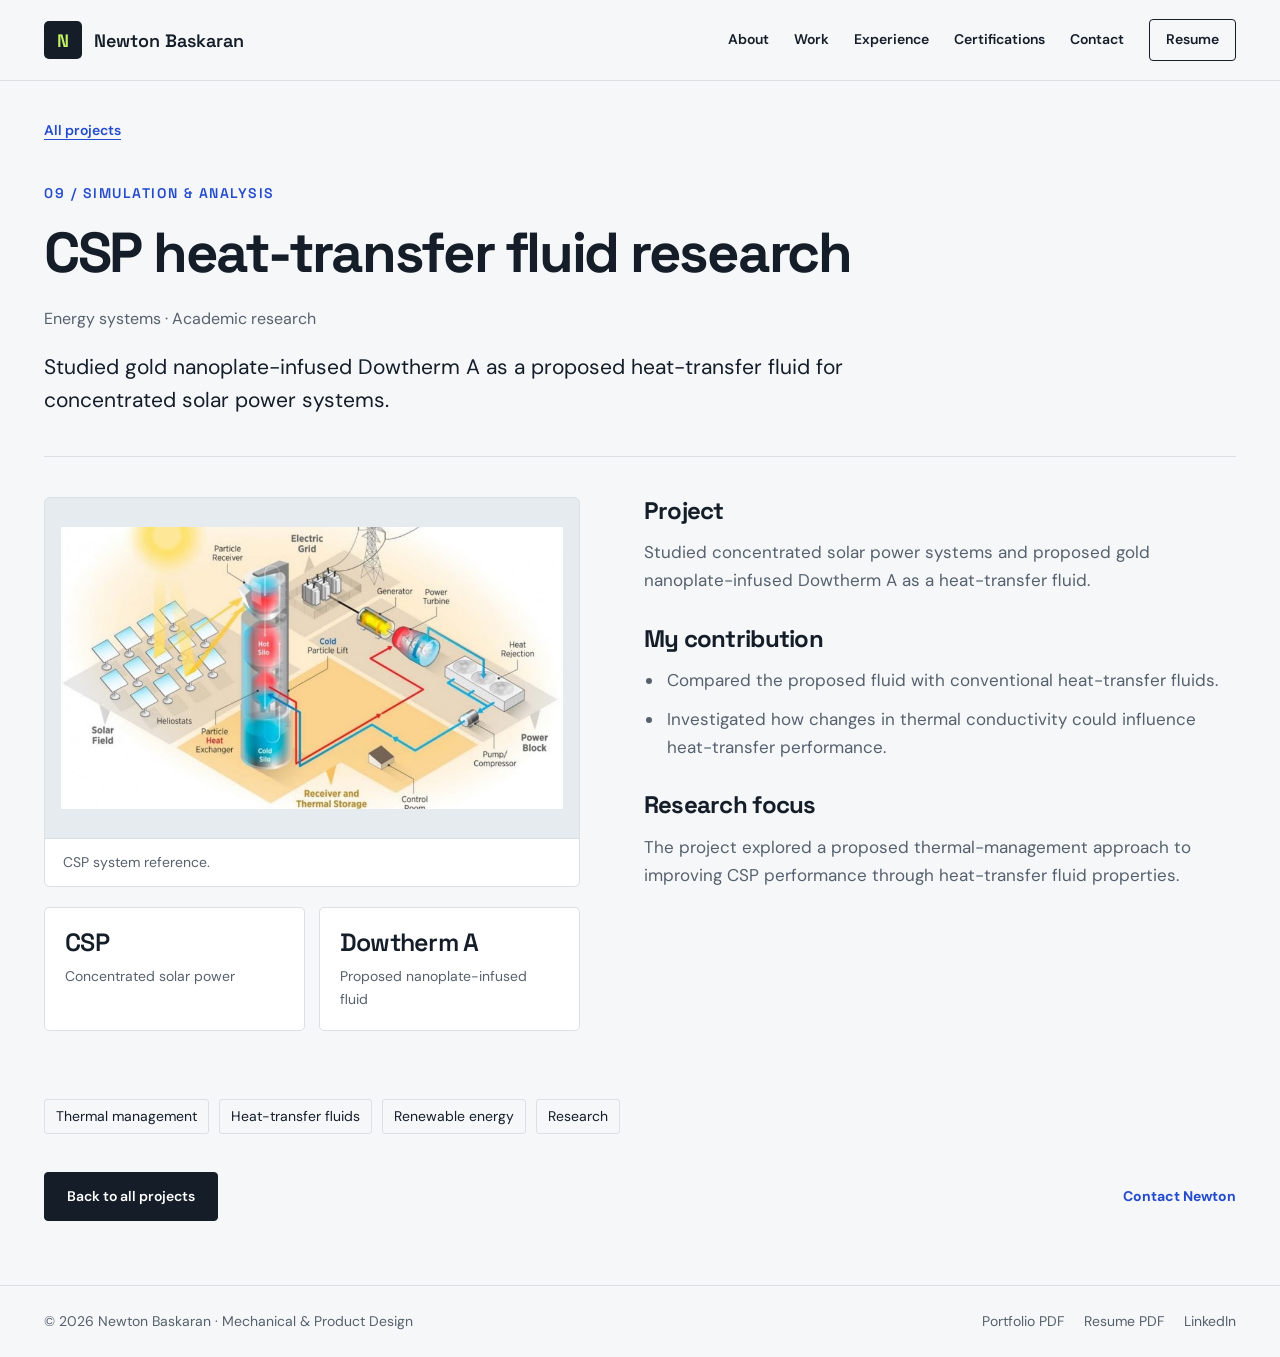
<file: projects/solar/index.html>
<!doctype html>
<html lang="en"><head><meta charset="utf-8"><meta name="viewport" content="width=device-width, initial-scale=1">
<title>CSP heat-transfer fluid research | Newton Baskaran</title><meta name="description" content="Studied gold nanoplate-infused Dowtherm A as a proposed heat-transfer fluid for concentrated solar power systems.">
<link rel="icon" type="image/svg+xml" href="data:image/svg+xml,%3Csvg xmlns='http://www.w3.org/2000/svg' viewBox='0 0 40 40'%3E%3Crect width='40' height='40' rx='8' fill='%23141d28'/%3E%3Cpath d='M11 29V11l18 18V11' fill='none' stroke='%23c5f564' stroke-width='4'/%3E%3C/svg%3E">
<link rel="stylesheet" href="../../assets/portfolio.css"><script src="../../assets/portfolio.js" defer></script></head><body>
<a class="skip" href="#main">Skip to content</a><header class="nav"><div class="wrap nav-inner">
<a class="brand" href="../../"><span class="mark" aria-hidden="true">N</span><span>Newton<span class="surname"> Baskaran</span></span></a>
<nav class="nav-links" aria-label="Main navigation">
<a class="nav-about-page" href="../../about/">About</a><a href="../../#work">Work</a><a class="nav-about" href="../../#experience">Experience</a>
<a class="nav-certs" href="../../#certifications">Certifications</a><a href="../../#contact">Contact</a>
<a class="nav-resume" href="../../assets/Newton-Baskaran-Resume.pdf" target="_blank" rel="noopener">Resume</a>
</nav></div></header>
<main id="main" class="case-main"><div class="wrap"><a class="back-link" href="../../#work">All projects</a><header class="case-heading"><span class="eyebrow">09 / Simulation &amp; Analysis</span><h1>CSP heat-transfer fluid research</h1><p class="case-sub">Energy systems · Academic research</p><p class="case-lead">Studied gold nanoplate-infused Dowtherm A as a proposed heat-transfer fluid for concentrated solar power systems.</p></header>
<div class="case-layout"><div class="case-media"><figure class="case-figure"><img src="../../assets/project-3.jpg" alt="CSP system reference." loading="lazy" decoding="async"><figcaption>CSP system reference.</figcaption></figure><div class="case-facts"><div><strong>CSP</strong><span>Concentrated solar power</span></div><div><strong>Dowtherm A</strong><span>Proposed nanoplate-infused fluid</span></div></div></div><div class="case-narrative"><section class="case-section"><h2>Project</h2><p>Studied concentrated solar power systems and proposed gold nanoplate-infused Dowtherm A as a heat-transfer fluid.</p></section><section class="case-section"><h2>My contribution</h2><ul><li>Compared the proposed fluid with conventional heat-transfer fluids.</li><li>Investigated how changes in thermal conductivity could influence heat-transfer performance.</li></ul></section><section class="case-section"><h2>Research focus</h2><p>The project explored a proposed thermal-management approach to improving CSP performance through heat-transfer fluid properties.</p></section></div></div>
<ul class="case-tags" aria-label="Project skills"><li>Thermal management</li><li>Heat-transfer fluids</li><li>Renewable energy</li><li>Research</li></ul>
<div class="case-bottom"><a class="btn" href="../../#work">Back to all projects</a><a class="text-link" href="mailto:nbaskar1@asu.edu">Contact Newton</a></div></div></main><footer class="footer"><div class="wrap footer-inner"><span>© 2026 Newton Baskaran · Mechanical & Product Design</span>
<div class="footer-links"><a href="../../assets/Newton-Baskaran-Design-Portfolio.pdf" download>Portfolio PDF</a>
<a href="../../assets/Newton-Baskaran-Resume.pdf" download>Resume PDF</a><a href="https://www.linkedin.com/in/NewtonBaskaran" target="_blank" rel="noopener">LinkedIn</a></div></div></footer><!-- Cloudflare Web Analytics --><script type='module' src='https://static.cloudflareinsights.com/beacon.min.js' data-cf-beacon='{"token": "e7cbb96e5ae84ed6942909515d682eae"}'></script><!-- End Cloudflare Web Analytics -->
</body></html>
</file>
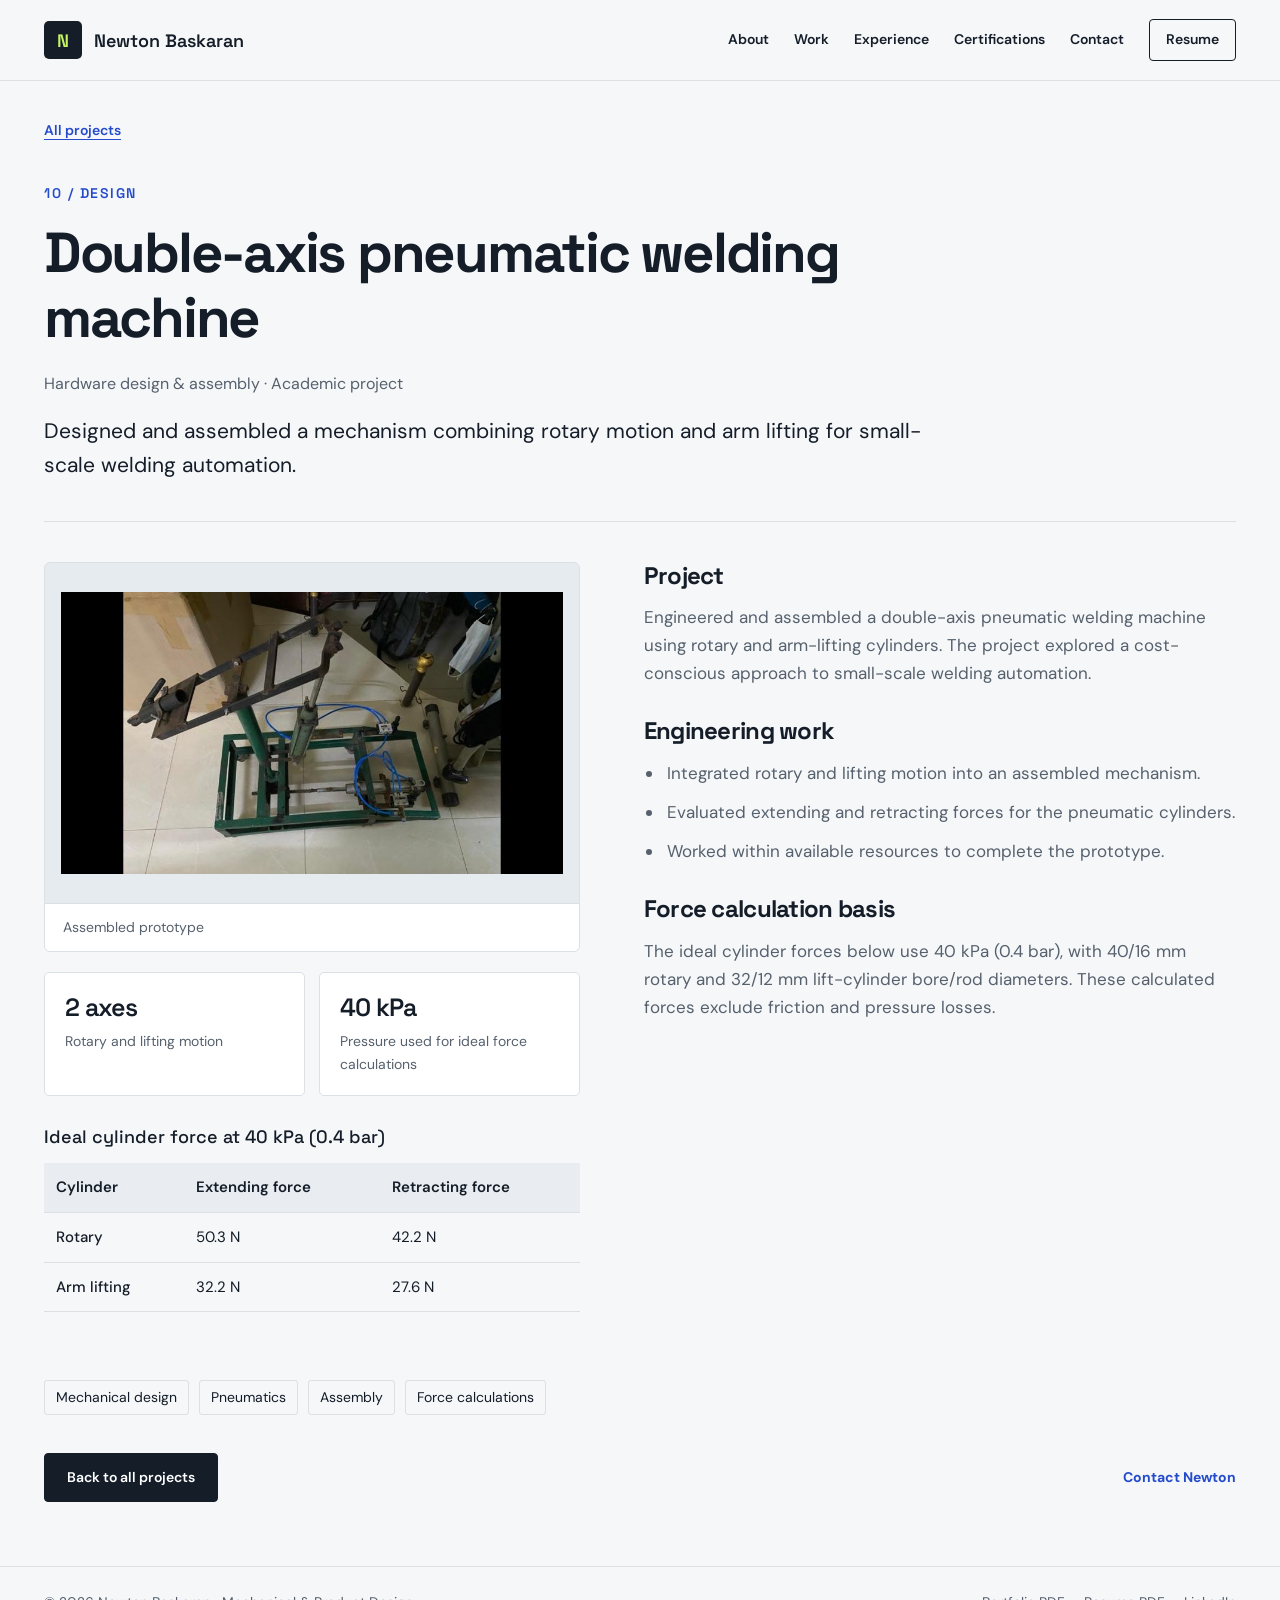
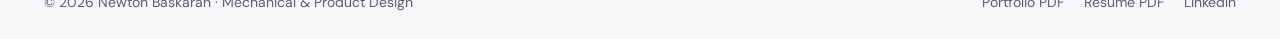
<file: projects/welding/index.html>
<!doctype html>
<html lang="en"><head><meta charset="utf-8"><meta name="viewport" content="width=device-width, initial-scale=1">
<title>Double-axis pneumatic welding machine | Newton Baskaran</title><meta name="description" content="Designed and assembled a mechanism combining rotary motion and arm lifting for small-scale welding automation.">
<link rel="icon" type="image/svg+xml" href="data:image/svg+xml,%3Csvg xmlns='http://www.w3.org/2000/svg' viewBox='0 0 40 40'%3E%3Crect width='40' height='40' rx='8' fill='%23141d28'/%3E%3Cpath d='M11 29V11l18 18V11' fill='none' stroke='%23c5f564' stroke-width='4'/%3E%3C/svg%3E">
<link rel="stylesheet" href="../../assets/portfolio.css"><script src="../../assets/portfolio.js" defer></script></head><body>
<a class="skip" href="#main">Skip to content</a><header class="nav"><div class="wrap nav-inner">
<a class="brand" href="../../"><span class="mark" aria-hidden="true">N</span><span>Newton<span class="surname"> Baskaran</span></span></a>
<nav class="nav-links" aria-label="Main navigation">
<a class="nav-about-page" href="../../about/">About</a><a href="../../#work">Work</a><a class="nav-about" href="../../#experience">Experience</a>
<a class="nav-certs" href="../../#certifications">Certifications</a><a href="../../#contact">Contact</a>
<a class="nav-resume" href="../../assets/Newton-Baskaran-Resume.pdf" target="_blank" rel="noopener">Resume</a>
</nav></div></header>
<main id="main" class="case-main"><div class="wrap"><a class="back-link" href="../../#work">All projects</a><header class="case-heading"><span class="eyebrow">10 / Design</span><h1>Double-axis pneumatic welding machine</h1><p class="case-sub">Hardware design &amp; assembly · Academic project</p><p class="case-lead">Designed and assembled a mechanism combining rotary motion and arm lifting for small-scale welding automation.</p></header>
<div class="case-layout"><div class="case-media"><figure class="case-figure"><img src="../../assets/project-7.jpg" alt="Assembled prototype" loading="lazy" decoding="async"><figcaption>Assembled prototype</figcaption></figure><div class="case-facts"><div><strong>2 axes</strong><span>Rotary and lifting motion</span></div><div><strong>40 kPa</strong><span>Pressure used for ideal force calculations</span></div></div><div class="table-wrap"><table><caption>Ideal cylinder force at 40 kPa (0.4 bar)</caption><thead><tr><th scope="col">Cylinder</th><th scope="col">Extending force</th><th scope="col">Retracting force</th></tr></thead><tbody><tr><th scope="row">Rotary</th><td>50.3 N</td><td>42.2 N</td></tr><tr><th scope="row">Arm lifting</th><td>32.2 N</td><td>27.6 N</td></tr></tbody></table></div></div><div class="case-narrative"><section class="case-section"><h2>Project</h2><p>Engineered and assembled a double-axis pneumatic welding machine using rotary and arm-lifting cylinders. The project explored a cost-conscious approach to small-scale welding automation.</p></section><section class="case-section"><h2>Engineering work</h2><ul><li>Integrated rotary and lifting motion into an assembled mechanism.</li><li>Evaluated extending and retracting forces for the pneumatic cylinders.</li><li>Worked within available resources to complete the prototype.</li></ul></section><section class="case-section"><h2>Force calculation basis</h2><p>The ideal cylinder forces below use 40 kPa (0.4 bar), with 40/16 mm rotary and 32/12 mm lift-cylinder bore/rod diameters. These calculated forces exclude friction and pressure losses.</p></section></div></div>
<ul class="case-tags" aria-label="Project skills"><li>Mechanical design</li><li>Pneumatics</li><li>Assembly</li><li>Force calculations</li></ul>
<div class="case-bottom"><a class="btn" href="../../#work">Back to all projects</a><a class="text-link" href="mailto:nbaskar1@asu.edu">Contact Newton</a></div></div></main><footer class="footer"><div class="wrap footer-inner"><span>© 2026 Newton Baskaran · Mechanical & Product Design</span>
<div class="footer-links"><a href="../../assets/Newton-Baskaran-Design-Portfolio.pdf" download>Portfolio PDF</a>
<a href="../../assets/Newton-Baskaran-Resume.pdf" download>Resume PDF</a><a href="https://www.linkedin.com/in/NewtonBaskaran" target="_blank" rel="noopener">LinkedIn</a></div></div></footer><!-- Cloudflare Web Analytics --><script type='module' src='https://static.cloudflareinsights.com/beacon.min.js' data-cf-beacon='{"token": "e7cbb96e5ae84ed6942909515d682eae"}'></script><!-- End Cloudflare Web Analytics -->
</body></html>
</file>
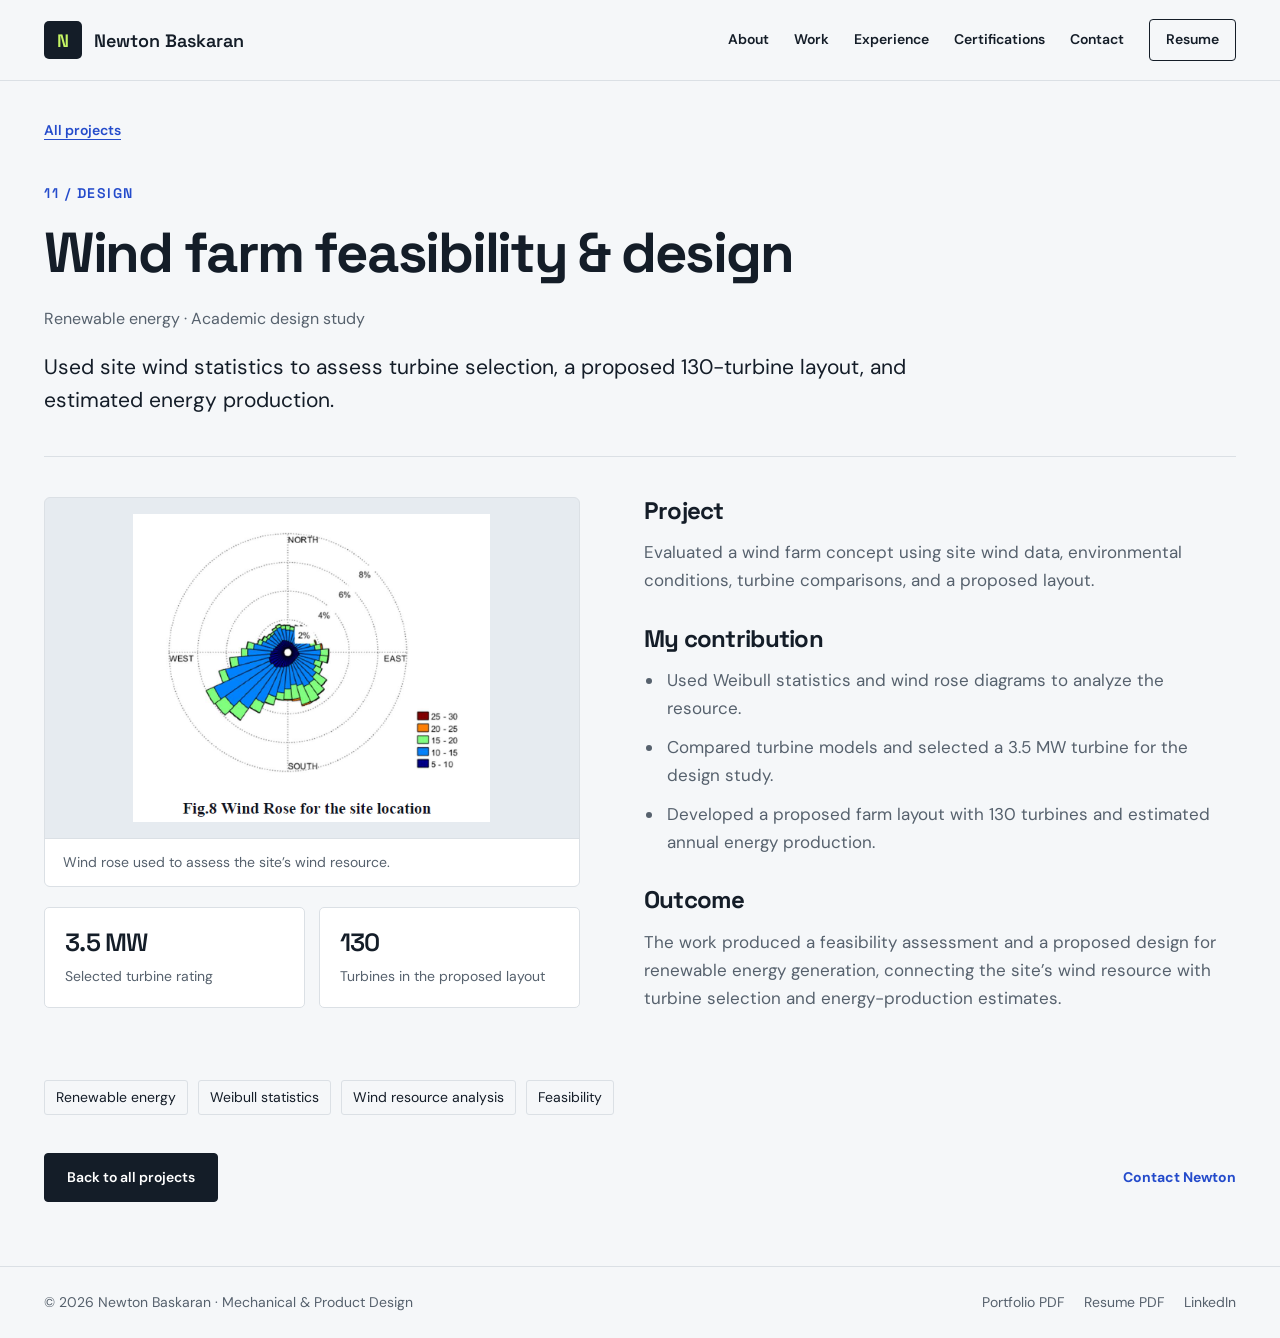
<file: projects/wind/index.html>
<!doctype html>
<html lang="en"><head><meta charset="utf-8"><meta name="viewport" content="width=device-width, initial-scale=1">
<title>Wind farm feasibility &amp; design | Newton Baskaran</title><meta name="description" content="Used site wind statistics to assess turbine selection, a proposed 130-turbine layout, and estimated energy production.">
<link rel="icon" type="image/svg+xml" href="data:image/svg+xml,%3Csvg xmlns='http://www.w3.org/2000/svg' viewBox='0 0 40 40'%3E%3Crect width='40' height='40' rx='8' fill='%23141d28'/%3E%3Cpath d='M11 29V11l18 18V11' fill='none' stroke='%23c5f564' stroke-width='4'/%3E%3C/svg%3E">
<link rel="stylesheet" href="../../assets/portfolio.css"><script src="../../assets/portfolio.js" defer></script></head><body>
<a class="skip" href="#main">Skip to content</a><header class="nav"><div class="wrap nav-inner">
<a class="brand" href="../../"><span class="mark" aria-hidden="true">N</span><span>Newton<span class="surname"> Baskaran</span></span></a>
<nav class="nav-links" aria-label="Main navigation">
<a class="nav-about-page" href="../../about/">About</a><a href="../../#work">Work</a><a class="nav-about" href="../../#experience">Experience</a>
<a class="nav-certs" href="../../#certifications">Certifications</a><a href="../../#contact">Contact</a>
<a class="nav-resume" href="../../assets/Newton-Baskaran-Resume.pdf" target="_blank" rel="noopener">Resume</a>
</nav></div></header>
<main id="main" class="case-main"><div class="wrap"><a class="back-link" href="../../#work">All projects</a><header class="case-heading"><span class="eyebrow">11 / Design</span><h1>Wind farm feasibility &amp; design</h1><p class="case-sub">Renewable energy · Academic design study</p><p class="case-lead">Used site wind statistics to assess turbine selection, a proposed 130-turbine layout, and estimated energy production.</p></header>
<div class="case-layout"><div class="case-media"><figure class="case-figure"><img src="../../assets/project-2.jpg" alt="Wind rose used to assess the site’s wind resource." loading="lazy" decoding="async"><figcaption>Wind rose used to assess the site’s wind resource.</figcaption></figure><div class="case-facts"><div><strong>3.5 MW</strong><span>Selected turbine rating</span></div><div><strong>130</strong><span>Turbines in the proposed layout</span></div></div></div><div class="case-narrative"><section class="case-section"><h2>Project</h2><p>Evaluated a wind farm concept using site wind data, environmental conditions, turbine comparisons, and a proposed layout.</p></section><section class="case-section"><h2>My contribution</h2><ul><li>Used Weibull statistics and wind rose diagrams to analyze the resource.</li><li>Compared turbine models and selected a 3.5 MW turbine for the design study.</li><li>Developed a proposed farm layout with 130 turbines and estimated annual energy production.</li></ul></section><section class="case-section"><h2>Outcome</h2><p>The work produced a feasibility assessment and a proposed design for renewable energy generation, connecting the site’s wind resource with turbine selection and energy-production estimates.</p></section></div></div>
<ul class="case-tags" aria-label="Project skills"><li>Renewable energy</li><li>Weibull statistics</li><li>Wind resource analysis</li><li>Feasibility</li></ul>
<div class="case-bottom"><a class="btn" href="../../#work">Back to all projects</a><a class="text-link" href="mailto:nbaskar1@asu.edu">Contact Newton</a></div></div></main><footer class="footer"><div class="wrap footer-inner"><span>© 2026 Newton Baskaran · Mechanical & Product Design</span>
<div class="footer-links"><a href="../../assets/Newton-Baskaran-Design-Portfolio.pdf" download>Portfolio PDF</a>
<a href="../../assets/Newton-Baskaran-Resume.pdf" download>Resume PDF</a><a href="https://www.linkedin.com/in/NewtonBaskaran" target="_blank" rel="noopener">LinkedIn</a></div></div></footer><!-- Cloudflare Web Analytics --><script type='module' src='https://static.cloudflareinsights.com/beacon.min.js' data-cf-beacon='{"token": "e7cbb96e5ae84ed6942909515d682eae"}'></script><!-- End Cloudflare Web Analytics -->
</body></html>
</file>
<file: assets/portfolio.css>
@import url('https://fonts.googleapis.com/css2?family=DM+Sans:wght@400;500;600;700&family=Space+Grotesk:wght@400;500;600;700&display=swap');

:root {
  --ink: #141d28;
  --muted: #56616d;
  --paper: #f5f7f9;
  --line: #dbe0e5;
  --acid: #c5f564;
  --blue: #244bcb;
  --display: 'Space Grotesk', Arial, sans-serif;
  --body: 'DM Sans', Arial, sans-serif;
}
* { box-sizing: border-box; }
html { scroll-behavior: smooth; scroll-padding-top: 100px; }
body { margin: 0; background: var(--paper); color: var(--ink); font: 16px/1.65 var(--body); }
a { color: inherit; text-decoration: none; }
button { font: inherit; cursor: pointer; }
a, button { -webkit-tap-highlight-color: transparent; touch-action: manipulation; }
a:focus-visible, button:focus-visible { outline: 3px solid var(--blue); outline-offset: 5px; }
h1, h2, h3, h4, p, figure { margin: 0; }
h1, h2, h3, h4 { font-family: var(--display); line-height: 1.15; }
img, video { max-width: 100%; }
[hidden] { display: none !important; }
.wrap { width: 100%; max-width: 1408px; margin: auto; padding-inline: 44px; }
.skip { position: fixed; top: -100px; left: 10px; background: white; z-index: 30; padding: 8px 16px; }
.skip:focus { top: 8px; }
.nav { position: sticky; top: 0; background: rgba(245,247,249,.96); border-bottom: 1px solid var(--line); z-index: 10; backdrop-filter: blur(15px); }
.nav-inner { min-height: 80px; display: flex; align-items: center; justify-content: space-between; gap: 22px; }
.brand { display: flex; align-items: center; gap: 12px; font: 600 18px var(--display); flex-shrink: 0; }
.mark { background: var(--ink); color: var(--acid); width: 38px; height: 38px; display: grid; place-items: center; border-radius: 5px; }
.nav-links { display: flex; align-items: center; gap: 25px; font-size: 14px; font-weight: 600; }
.nav-links a:hover { color: var(--blue); }
.nav-resume { border: 1px solid var(--ink); padding: 8px 16px; border-radius: 4px; }
.eyebrow { font: 600 14px/1.5 var(--display); letter-spacing: .11em; text-transform: uppercase; }
.hero { position: relative; isolation: isolate; background: #081321; color: white; overflow: hidden; }
.hero-video { position: absolute; z-index: -2; top: 0; left: 0; width: 100%; height: 100%; max-width: none; object-fit: cover; object-position: 50% 42%; }
.hero-shade { position: absolute; inset: 0; z-index: -1; background: linear-gradient(90deg, rgba(7,16,28,.83) 0%, rgba(7,16,28,.76) 36%, rgba(7,16,28,.24) 62%, rgba(7,16,28,0) 78%); }
.hero-inner { padding-block: 60px 68px; min-height: 680px; }
.hero .eyebrow { color: var(--acid); }
.hero h1 { max-width: 705px; margin-top: 22px; letter-spacing: -.045em; }
.hero-greeting { display: block; font-size: clamp(42px,4.8vw,68px); line-height: 1.13; }
.hero-message { display: block; font-size: clamp(34px,3.6vw,50px); line-height: 1.13; margin-top: 13px; max-width: 660px; }
.hero-ps { font-size: 16px; color: #d6e1dc; margin-top: 22px; }
.hero-intro { font-size: 18px; line-height: 1.65; max-width: 530px; margin-top: 25px; color: #e2e7ee; }
.buttons { display: flex; gap: 12px; flex-wrap: wrap; margin-top: 26px; }
.btn { display: inline-flex; align-items: center; justify-content: center; padding: 12px 22px; border-radius: 4px; background: var(--ink); color: white; font-weight: 600; font-size: 14px; border: 1px solid var(--ink); text-align: center; }
.btn:hover { background: var(--blue); border-color: var(--blue); }
.btn.secondary { background: transparent; color: var(--ink); }
.btn.secondary:hover { background: #e9edf2; }
.hero .btn { background: var(--acid); color: var(--ink); border-color: var(--acid); }
.hero .btn:hover { background: #d4ff85; }
.hero .btn.secondary { background: #102033a3; color: white; border-color: #b8c4d0; }
.hero .btn.secondary:hover { background: #243746; }
.hero a:focus-visible, .motion-control:focus-visible { outline-color: var(--acid); }
.motion-control { position: absolute; bottom: 22px; right: 36px; padding: 8px 14px; border: 1px solid #a6b1bd; border-radius: 4px; background: #081321c7; color: white; font-size: 14px; }
.motion-control:hover { background: #233342; }
.band { background: var(--ink); color: white; }
.band-inner { display: grid; grid-template-columns: repeat(3,1fr); gap: 30px; padding-block: 27px; }
.band-inner > div { display: flex; flex-direction: column; gap: 4px; }
.band strong { font: 500 22px var(--display); color: var(--acid); }
.band span { font-size: 14px; color: #cbd5de; }
.section { padding-block: 76px; }
.section-top { display: flex; justify-content: space-between; align-items: end; gap: 24px; margin-bottom: 30px; }
.section-top h2 { font-size: 42px; letter-spacing: -.04em; margin-top: 10px; }
.section-top > p { max-width: 410px; color: var(--muted); font-size: 16px; }
.featured { display: grid; grid-template-columns: 1.08fr .92fr; gap: 22px; }
.feature { border: 1px solid var(--line); border-radius: 8px; overflow: hidden; background: white; display: flex; flex-direction: column; }
.feature-head { padding: 32px 34px; }
.feature h3 { font-size: 30px; letter-spacing: -.035em; max-width: 390px; margin: 16px 0; }
.feature p { color: var(--muted); }
.feature-meta { display: flex; justify-content: space-between; gap: 12px; font: 500 14px/1.5 var(--display); color: var(--muted); }
.feature-meta > span:first-child { font-weight: 700; color: var(--ink); }
.product-map { background: var(--ink); color: white; padding: 32px 34px; flex: 1; display: flex; flex-direction: column; justify-content: center; }
.product-map .eyebrow { color: var(--acid); }
.process { display: grid; grid-template-columns: repeat(3,1fr); gap: 0; margin-top: 30px; }
.process > div { border-left: 1px solid #53606c; padding-inline: 18px; }
.process > div:first-child { padding-left: 0; border: 0; }
.process span { font: 500 14px var(--display); color: var(--acid); }
.process strong { display: block; font: 500 19px/1.3 var(--display); margin-top: 12px; }
.process p { font-size: 14px; color: #c1cbd5; margin-top: 8px; }
.feature-foot { padding: 22px 34px; border-top: 1px solid var(--line); display: flex; align-items: center; justify-content: space-between; gap: 14px; font-size: 14px; }
.text-link { color: var(--blue); font-weight: 700; font-size: 14px; text-decoration-thickness: 1px; text-underline-offset: 4px; }
.text-link:hover { text-decoration: underline; }
.feature.accent { background: var(--acid); border-color: var(--acid); }
.feature.accent .feature-meta, .feature.accent p { color: #354223; }
.module-list { padding: 0 34px 30px; display: grid; gap: 0; }
.module { display: flex; align-items: baseline; justify-content: space-between; gap: 20px; border-top: 1px solid #8bab43; padding-block: 10px; font-size: 16px; }
.module span { font: 14px/1.4 var(--display); color: #3a4c23; text-align: right; }
.module strong { font-weight: 500; }
a.module:hover strong { text-decoration: underline; text-underline-offset: 4px; }
.module:focus-visible { outline-offset: 2px; }
.support-module strong { font-weight: 400; }
.projects-heading { display: flex; align-items: center; justify-content: space-between; gap: 24px; margin-top: 64px; }
.projects-heading h2 { font-size: 30px; letter-spacing: -.03em; }
.filter-bar { display: flex; align-items: center; gap: 8px; flex-wrap: wrap; margin: 22px 0; }
.filter { background: none; border: 1px solid var(--line); padding: 8px 16px; font-size: 14px; border-radius: 4px; color: var(--muted); }
.filter:hover { border-color: var(--ink); color: var(--ink); }
.filter[aria-pressed=true] { background: var(--ink); color: white; border-color: var(--ink); }
.project-count { margin-left: auto; color: var(--muted); font-size: 14px; padding-left: 10px; }
.cards { display: grid; grid-template-columns: repeat(3,minmax(0,1fr)); gap: 22px; }
.card { background: white; border: 1px solid var(--line); border-radius: 7px; min-width: 0; }
.card-link { display: flex; flex-direction: column; height: 100%; border-radius: 7px; }
.card-link:hover { box-shadow: 0 8px 25px #141d2810; }
.card-visual { height: 235px; background: #e6ebf0; overflow: hidden; position: relative; border-radius: 6px 6px 0 0; }
.card-visual img { width: 100%; height: 100%; object-fit: contain; padding: 14px; transition: transform .3s; }
.card-link:hover .card-visual img { transform: scale(1.04); }
.card-body { padding: 24px; flex: 1; display: flex; flex-direction: column; }
.card-meta { display: flex; justify-content: space-between; gap: 10px; font: 500 14px var(--display); color: var(--muted); }
.card h3 { font-size: 24px; letter-spacing: -.03em; margin: 12px 0; }
.card p { font-size: 16px; color: var(--muted); }
.card-stat { margin-top: auto; padding-top: 23px; display: flex; flex-direction: column; gap: 4px; }
.card-stat strong { font: 600 23px/1.25 var(--display); }
.card-stat span { font-size: 14px; color: var(--muted); }
.card .text-link { display: block; border-top: 1px solid var(--line); padding-top: 16px; margin-top: 20px; }
.card-link:hover .text-link { text-decoration: underline; }
.typographic, .no-photo { background: var(--blue); color: white; }
.type-visual { padding: 28px; height: 100%; display: flex; flex-direction: column; justify-content: center; }
.type-visual strong { font: 500 clamp(30px,2.8vw,42px)/1.1 var(--display); max-width: 350px; letter-spacing: -.04em; }
.type-visual span { font-size: 14px; margin-top: 16px; color: #edf2ff; }
.workflow { padding: 25px 28px; height: 100%; display: flex; flex-direction: column; justify-content: center; }
.workflow .eyebrow { color: var(--acid); }
.workflow ol { padding: 0; margin: 14px 0 0; list-style: none; display: grid; gap: 9px; }
.workflow li { display: flex; align-items: baseline; gap: 18px; }
.workflow li span { color: #e3f6c5; font-size: 14px; }
.workflow li strong { font: 500 20px/1.25 var(--display); }
.context-section { background: #e9edf2; border-block: 1px solid var(--line); }
.context-grid { display: grid; grid-template-columns: .85fr 1.15fr; gap: 70px; }
.context-grid h2 { font-size: 42px; letter-spacing: -.04em; margin: 12px 0 24px; max-width: 390px; }
.context-grid p { color: var(--muted); }
.timeline { display: grid; gap: 24px; }
.position { border-top: 1px solid #c4ccd5; padding-top: 20px; }
.position:first-child { border-color: var(--ink); }
.position-top { display: flex; justify-content: space-between; gap: 20px; margin-bottom: 8px; }
.position h3 { font-size: 23px; }
.position span { font-size: 14px; color: var(--muted); white-space: nowrap; }
.position small { display: block; font-size: 14px; color: var(--muted); margin-bottom: 8px; }
.experience-support { margin: 12px 0 0; padding-left: 20px; color: var(--muted); }
.experience-support li + li { margin-top: 8px; }
.education { margin-top: 30px; border-top: 1px solid #c4ccd5; padding-top: 23px; }
.education h3 { font-size: 20px; margin-bottom: 16px; }
.education p { font-size: 16px; margin-bottom: 16px; }
.education strong { display: block; color: var(--ink); }
.skills-layout { display: grid; grid-template-columns: .85fr 1.15fr; gap: 70px; align-items: start; }
.tools-panel { background: var(--ink); color: white; padding: 32px; border-radius: 7px; }
.tools-panel h3 { font-size: 23px; margin-bottom: 16px; color: var(--acid); }
.tools-panel h3:not(:first-child) { margin-top: 28px; border-top: 1px solid #4f5e6d; padding-top: 23px; }
.tools-panel p { color: #e0e7ee; }
.tools-panel#certifications { scroll-margin-top: 105px; }
.capabilities-panel { display: grid; gap: 28px; }
.capability-group h3 { font-size: 23px; margin-bottom: 16px; }
.capability-group + .capability-group { border-top: 1px solid var(--line); padding-top: 28px; }
.tools-panel .certification-list { list-style: none; padding: 0; margin: 0; }
.certification { padding-block: 11px; }
.certification + .certification { border-top: 1px solid #394958; }
.certification strong { display: block; color: white; font: 500 16px/1.45 var(--body); }
.certification span { display: block; color: #c3cfdb; font-size: 14px; margin-top: 3px; }
.skill-chips, .case-tags { display: flex; align-content: start; gap: 10px; flex-wrap: wrap; padding: 0; margin: 0; list-style: none; }
.skill-chips li { font-size: 16px; padding: 7px 12px; background: white; border: 1px solid var(--line); border-radius: 4px; }
.certifications { background: #e9edf2; border-block: 1px solid var(--line); }
.cert-grid { display: grid; grid-template-columns: repeat(2,minmax(0,1fr)); gap: 18px; }
.cert { min-width: 0; background: white; padding: 26px 28px; border: 1px solid #cfd7e0; border-radius: 6px; }
.cert-meta { display: flex; justify-content: space-between; gap: 14px; font-size: 14px; color: var(--muted); }
.cert-meta time { white-space: nowrap; }
.cert h3 { margin-top: 14px; font-size: 23px; letter-spacing: -.025em; }
.credential { font-size: 13px; color: var(--muted); margin-top: 16px; }
.credential span { display: block; overflow-wrap: anywhere; font-family: var(--display); color: var(--ink); margin-top: 2px; }
.contact { padding-block: 76px; }
.contact-grid { display: flex; align-items: end; justify-content: space-between; gap: 35px; }
.contact h2 { font-size: clamp(34px,4.5vw,62px); letter-spacing: -.045em; max-width: 700px; margin: 14px 0 20px; }
.contact p { max-width: 650px; color: var(--muted); }
.contact-details { display: flex; flex-direction: column; align-items: start; gap: 8px; margin-top: 24px; }
.email { color: var(--blue); font: 500 23px/1.4 var(--display); overflow-wrap: anywhere; }
.contact-details a:hover { text-decoration: underline; text-underline-offset: 4px; }
.footer { border-top: 1px solid var(--line); padding-block: 24px; font-size: 14px; color: var(--muted); }
.footer-inner { display: flex; justify-content: space-between; gap: 25px; }
.footer-links { display: flex; gap: 20px; flex-wrap: wrap; }
.footer a:hover { text-decoration: underline; }

/* Individual project pages share the PDF portfolio's image / narrative split. */
.case-main { padding-block: 30px 64px; }
.back-link { display: inline-block; padding: 8px 0; font-size: 14px; color: var(--blue); font-weight: 600; text-decoration: underline; text-underline-offset: 4px; }
.case-heading { padding-block: 30px 38px; border-bottom: 1px solid var(--line); }
.case-heading .eyebrow { color: var(--blue); }
.case-heading h1 { font-size: clamp(34px,4.4vw,60px); letter-spacing: -.04em; max-width: 1000px; margin-top: 15px; }
.case-sub { font-size: 16px; color: var(--muted); margin-top: 20px; }
.case-lead { font-size: 21px; line-height: 1.6; max-width: 925px; margin-top: 18px; }
.case-layout { display: grid; grid-template-columns: .95fr 1.05fr; gap: 64px; padding-block: 40px; }
.case-media, .case-narrative { min-width: 0; }
.case-figure { background: #e6ebf0; border: 1px solid var(--line); border-radius: 6px; overflow: hidden; }
.case-figure img { display: block; width: 100%; height: 340px; object-fit: contain; padding: 16px; }
.case-figure figcaption { padding: 12px 18px; background: white; font-size: 14px; color: var(--muted); border-top: 1px solid var(--line); }
.case-figure.no-photo { background: var(--ink); color: white; min-height: 320px; border-color: var(--ink); }
.case-figure .type-visual { min-height: 320px; padding: 36px; }
.case-figure .type-visual strong { font-size: clamp(36px,3.6vw,53px); color: var(--acid); }
.case-figure .workflow { padding: 36px; min-height: 320px; }
.case-figure .workflow ol { gap: 25px; margin-top: 28px; }
.case-figure .workflow li { gap: 24px; }
.case-figure .workflow li strong { font-size: 24px; }
.case-facts { display: grid; grid-template-columns: repeat(2,minmax(0,1fr)); gap: 14px; margin-top: 20px; }
.case-facts > div { padding: 19px 20px; background: white; border: 1px solid var(--line); border-radius: 5px; min-width: 0; }
.case-facts strong { font: 600 25px/1.2 var(--display); display: block; letter-spacing: -.03em; }
.case-facts span { display: block; font-size: 14px; color: var(--muted); margin-top: 8px; }
.case-section + .case-section { margin-top: 30px; }
.case-section h2 { font-size: 24px; margin-bottom: 14px; letter-spacing: -.03em; }
.case-section p, .case-section li { color: var(--muted); font-size: 17px; }
.case-section ul { padding-left: 20px; margin: 0; }
.case-section li { margin-bottom: 11px; padding-left: 3px; }
.table-wrap { overflow-x: auto; margin-top: 28px; }
table { width: 100%; border-collapse: collapse; font-size: 15px; }
caption { text-align: left; font: 500 18px/1.4 var(--display); margin-bottom: 14px; }
th, td { text-align: left; padding: 12px; border-bottom: 1px solid var(--line); }
thead th { background: #e9edf2; font-weight: 600; }
tbody th { font-weight: 500; }
.case-resources { border-block: 1px solid var(--line); padding-block: 30px; }
.case-resources h2 { font-size: 28px; margin-top: 8px; }
.resource-grid { display: grid; grid-template-columns: repeat(3,minmax(0,1fr)); gap: 16px; margin-top: 24px; }
.resource { display: flex; flex-direction: column; gap: 4px; padding: 19px 22px; background: white; border: 1px solid var(--line); border-radius: 5px; }
.resource strong { font-size: 16px; color: var(--blue); }
.resource span { font-size: 14px; color: var(--muted); }
.resource:hover { border-color: var(--blue); }
.resource:hover strong { text-decoration: underline; text-underline-offset: 4px; }
.case-tags { margin-top: 28px; }
.case-tags li { font-size: 14px; border: 1px solid var(--line); padding: 5px 11px; border-radius: 3px; }
.case-bottom { display: flex; align-items: center; justify-content: space-between; gap: 24px; margin-top: 38px; }
@media (max-width: 1100px) {
  .wrap { padding-inline: 28px; }
  .hero h1 { max-width: 600px; }
  .hero-message { max-width: 570px; }
  .hero-inner { min-height: 650px; }
  .feature-head, .product-map, .feature-foot, .module-list { padding-inline: 26px; }
  .process > div { padding-inline: 10px; }
  .process strong { font-size: 17px; }
  .context-grid, .skills-layout { gap: 38px; }
  .case-layout { gap: 38px; }
  .cards { grid-template-columns: repeat(2,minmax(0,1fr)); }
}
@media (max-width: 850px) {
  .nav-links { gap: 19px; }
  .nav-certs { display: none; }
  .featured { grid-template-columns: 1fr; }
  .process strong { font-size: 20px; }
  .process > div { padding-inline: 20px; }
  .product-map { min-height: 235px; }
  .hero-message { max-width: 485px; }
  .hero h1 { max-width: 515px; }
  .hero-shade { background: linear-gradient(90deg,rgba(7,16,28,.87),rgba(7,16,28,.7) 55%,rgba(7,16,28,.12)); }
  .context-grid, .skills-layout { grid-template-columns: 1fr; }
  .context-grid > div:first-child { max-width: 650px; }
  .education { display: grid; grid-template-columns: 1fr 1fr; gap: 14px 24px; }
  .education h3 { grid-column: 1/-1; margin-bottom: 0; }
  .skills-layout { gap: 28px; }
  .tools-panel { display: grid; grid-template-columns: 1fr; }
  .contact-grid { display: block; }
  .contact-grid .buttons { margin-top: 28px; }
  .case-layout { grid-template-columns: 1fr; gap: 34px; }
  .case-figure img { height: 380px; }
}
@media (max-width: 600px) {
  .wrap { padding-inline: 20px; }
  .nav-inner { min-height: 70px; gap: 12px; }
  .brand { font-size: 16px; gap: 8px; }
  .surname, .nav-about { display: none; }
  .mark { width: 30px; height: 30px; }
  .nav-links { gap: 14px; font-size: 14px; }
  .nav-resume { padding: 6px 8px; }
  .hero-inner { padding-block: 260px 42px; min-height: auto; }
  .hero-video { top: 0; height: 320px; object-position: 83% 42%; }
  .hero-shade { background: linear-gradient(0deg,#081321 0%,#081321 50%,rgba(8,19,33,.96) 62%,rgba(8,19,33,.04) 85%); }
  .hero .eyebrow { font-size: 13px; letter-spacing: .08em; }
  .hero h1 { margin-top: 19px; }
  .hero-greeting { font-size: 40px; line-height: 1.15; }
  .hero-message { font-size: 31px; line-height: 1.17; margin-top: 10px; }
  .hero-ps { font-size: 14px; margin-top: 18px; }
  .hero-intro { font-size: 17px; margin-top: 20px; }
  .hero .buttons { gap: 9px; margin-top: 22px; }
  .hero .btn { padding: 11px 15px; }
  .motion-control { top: 17px; bottom: auto; right: 20px; font-size: 13px; padding: 6px 10px; }
  .band-inner { grid-template-columns: 1fr; gap: 18px; padding-block: 25px; }
  .band-inner > div { gap: 2px; }
  .band strong { font-size: 21px; }
  .section { padding-block: 48px; }
  .section-top { display: block; }
  .section-top h2, .context-grid h2 { font-size: 34px; }
  .section-top > p { margin-top: 17px; }
  .feature h3 { font-size: 29px; }
  .feature-head { padding: 26px; }
  .feature-meta { font-size: 14px; }
  .feature-meta > span:last-child { text-align: right; }
  .process { grid-template-columns: 1fr; gap: 18px; margin-top: 18px; }
  .process > div, .process > div:first-child { border: 0; border-top: 1px solid #53606c; padding: 12px 0 0; }
  .process strong { display: inline; margin-left: 14px; font-size: 19px; }
  .process p { margin-top: 6px; }
  .feature-foot { padding: 20px 26px; flex-wrap: wrap; }
  .module { gap: 13px; }
  .module span { max-width: 110px; }
  .projects-heading { align-items: start; flex-direction: column; gap: 13px; margin-top: 45px; }
  .projects-heading h2 { font-size: 29px; }
  .filter-bar { gap: 7px; margin-top: 23px; }
  .filter { padding: 8px 12px; }
  .project-count { margin-left: 0; padding-left: 0; flex-basis: 100%; }
  .cards { grid-template-columns: minmax(0,1fr); }
  .card-visual { height: 235px; }
  .card h3 { font-size: 25px; }
  .type-visual strong { font-size: 38px; }
  .position-top { display: block; }
  .position span { display: block; margin-top: 8px; }
  .education { grid-template-columns: 1fr; }
  .tools-panel { padding: 27px; }
  .skill-chips { gap: 8px; }
  .skill-chips li { font-size: 15px; }
  .cert-grid { grid-template-columns: minmax(0,1fr); }
  .cert { padding: 25px; }
  .cert h3 { font-size: 23px; }
  .cert-meta { flex-wrap: wrap; gap: 5px 16px; }
  .contact { padding-block: 48px; }
  .contact h2 { font-size: 37px; }
  .email { font-size: 22px; }
  .footer-inner { display: block; }
  .footer-links { margin-top: 14px; gap: 18px; }
  .case-main { padding-block: 20px 45px; }
  .case-heading { padding-block: 25px 28px; }
  .case-heading h1 { font-size: 36px; }
  .case-lead { font-size: 18px; }
  .case-layout { padding-block: 28px; }
  .case-figure img { height: 275px; padding: 12px; }
  .case-figure .type-visual, .case-figure .workflow { padding: 28px; }
  .case-figure .type-visual strong { font-size: 43px; }
  .case-figure .workflow li strong { font-size: 22px; }
  .case-facts { gap: 10px; }
  .case-facts > div { padding: 16px; }
  .case-facts strong { font-size: 22px; }
  .case-section h2 { font-size: 24px; }
  .case-section p, .case-section li { font-size: 16px; }
  .resource-grid { grid-template-columns: minmax(0,1fr); }
  .case-bottom { flex-wrap: wrap; }
}
@media (max-width: 350px) {
  .nav-links { gap: 10px; }
  .brand { font-size: 15px; }
  .mark { display: none; }
  .hero-greeting { font-size: 35px; }
  .hero-message { font-size: 29px; }
  .filter { font-size: 13px; padding: 8px 10px; }
}
@media (prefers-reduced-motion: reduce) {
  html { scroll-behavior: auto; }
  *, *::before, *::after { transition: none !important; }
}
@media print {
  .nav, .buttons, .filter-bar, .motion-control, .footer, .case-bottom, .contact { display: none !important; }
  .wrap { padding: 0; }
  .hero-video, .hero-shade { display: none; }
  .hero { color: var(--ink); background: white; }
  .hero .eyebrow, .hero-ps, .hero-intro { color: var(--ink); }
  .hero-inner { padding-block: 20px; min-height: 0; }
  .hero-greeting { font-size: 40px; }
  .hero-message { font-size: 30px; }
  .section, .case-main { padding-block: 25px; }
  .cards { grid-template-columns: repeat(2,minmax(0,1fr)); }
  .card, .feature, .cert, .case-section { break-inside: avoid; }
  .card-visual { height: 160px; }
  .case-heading h1 { font-size: 36px; }
  .case-layout { grid-template-columns: 1fr 1fr; gap: 25px; }
  .case-figure img { height: 240px; }
  .case-section p, .case-section li { font-size: 14px; }
}

/* About has its own page and stays accessible in the compact navigation. */
.nav-links a[aria-current="page"] { color: var(--blue); }
.about-page > .wrap { max-width: 1080px; }
.about-story { padding-block: 40px 8px; }
@media (max-width: 600px) {
  .nav-links { gap: 10px; font-size: 13px; }
  .about-story { padding-block: 28px 0; }
}
</file>
